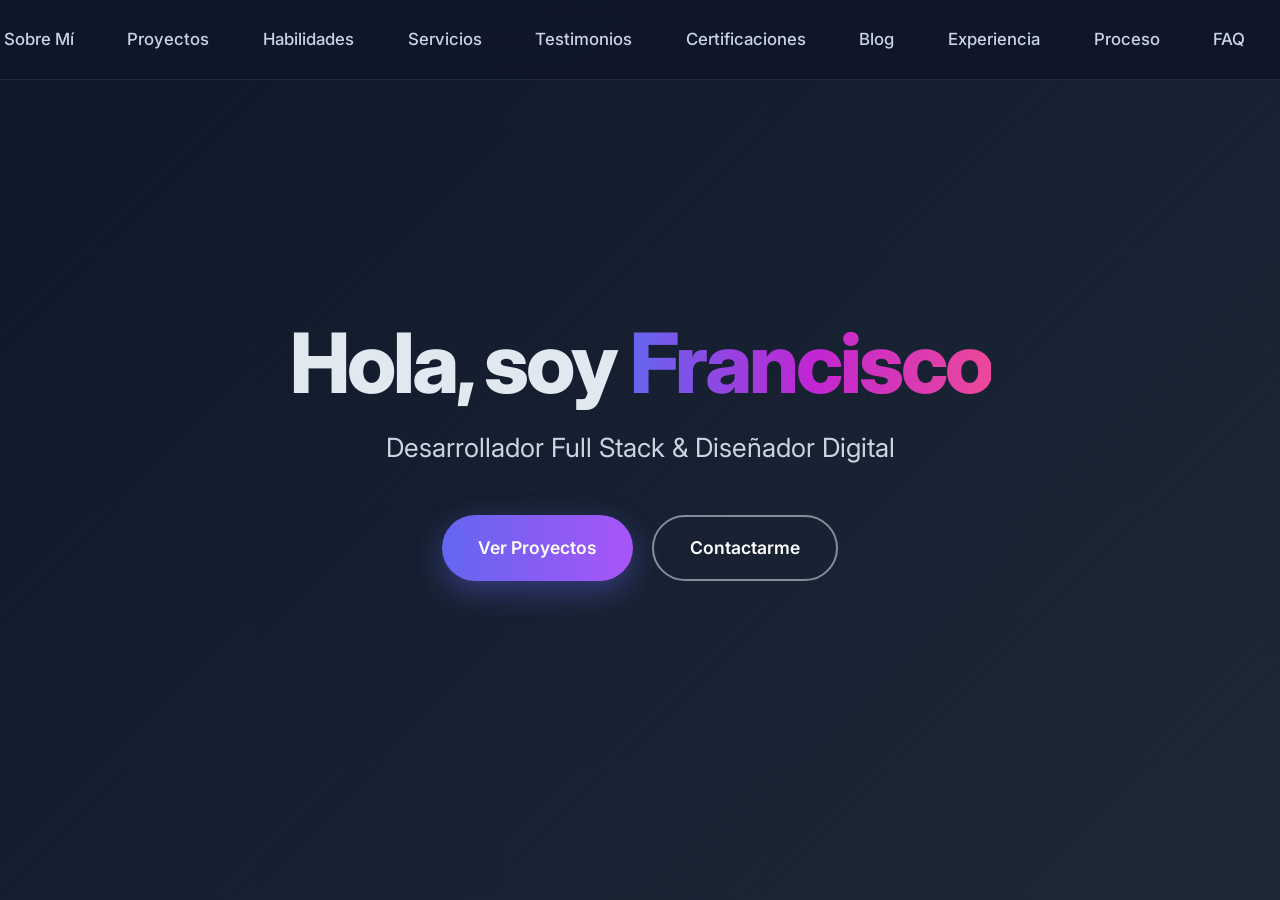
<file: index.html>
<!DOCTYPE html>
<html lang="es">
<head>
  <meta charset="UTF-8">
  <meta name="viewport" content="width=device-width, initial-scale=1.0">
  <title>Tu Nombre | Portafolio</title>
  <link rel="stylesheet" href="css/style.css">
  <link rel="stylesheet" href="https://cdnjs.cloudflare.com/ajax/libs/font-awesome/6.6.0/css/all.min.css">
</head>
<body>

  <!-- Navbar -->
<nav class="navbar">
  <ul class="nav-links">
    <li><a href="index.html" class="active">Inicio</a></li>
    <li><a href="about.html">Sobre Mí</a></li>
    <li><a href="projects.html">Proyectos</a></li>
    <li><a href="skills.html">Habilidades</a></li>
    <li><a href="services.html">Servicios</a></li>
    <li><a href="testimonials.html">Testimonios</a></li>
    <li><a href="certifications.html">Certificaciones</a></li>
    <li><a href="blog.html">Blog</a></li>
    <li><a href="experience.html">Experiencia</a></li>
    <li><a href="process.html">Proceso</a></li>
    <li><a href="faq.html">FAQ</a></li>
    <li><a href="contact.html">Contacto</a></li>
  </ul>
  <div class="hamburger">☰</div>
</nav>

  <!-- Hero -->
  <section id="inicio" class="hero">
    <div class="hero-overlay"></div>
    <div class="hero-content">
      <h1>Hola, soy <span class="highlight">Francisco</span></h1>
      <p class="subtitle">Desarrollador Full Stack & Diseñador Digital</p>
      <div class="hero-buttons">
        <a href="projects.html" class="btn primary">Ver Proyectos</a>
        <a href="contact.html" class="btn secondary">Contactarme</a>
      </div>
    </div>
  </section>
  <script src="js/script.js"></script>
</body>
</html>
</file>
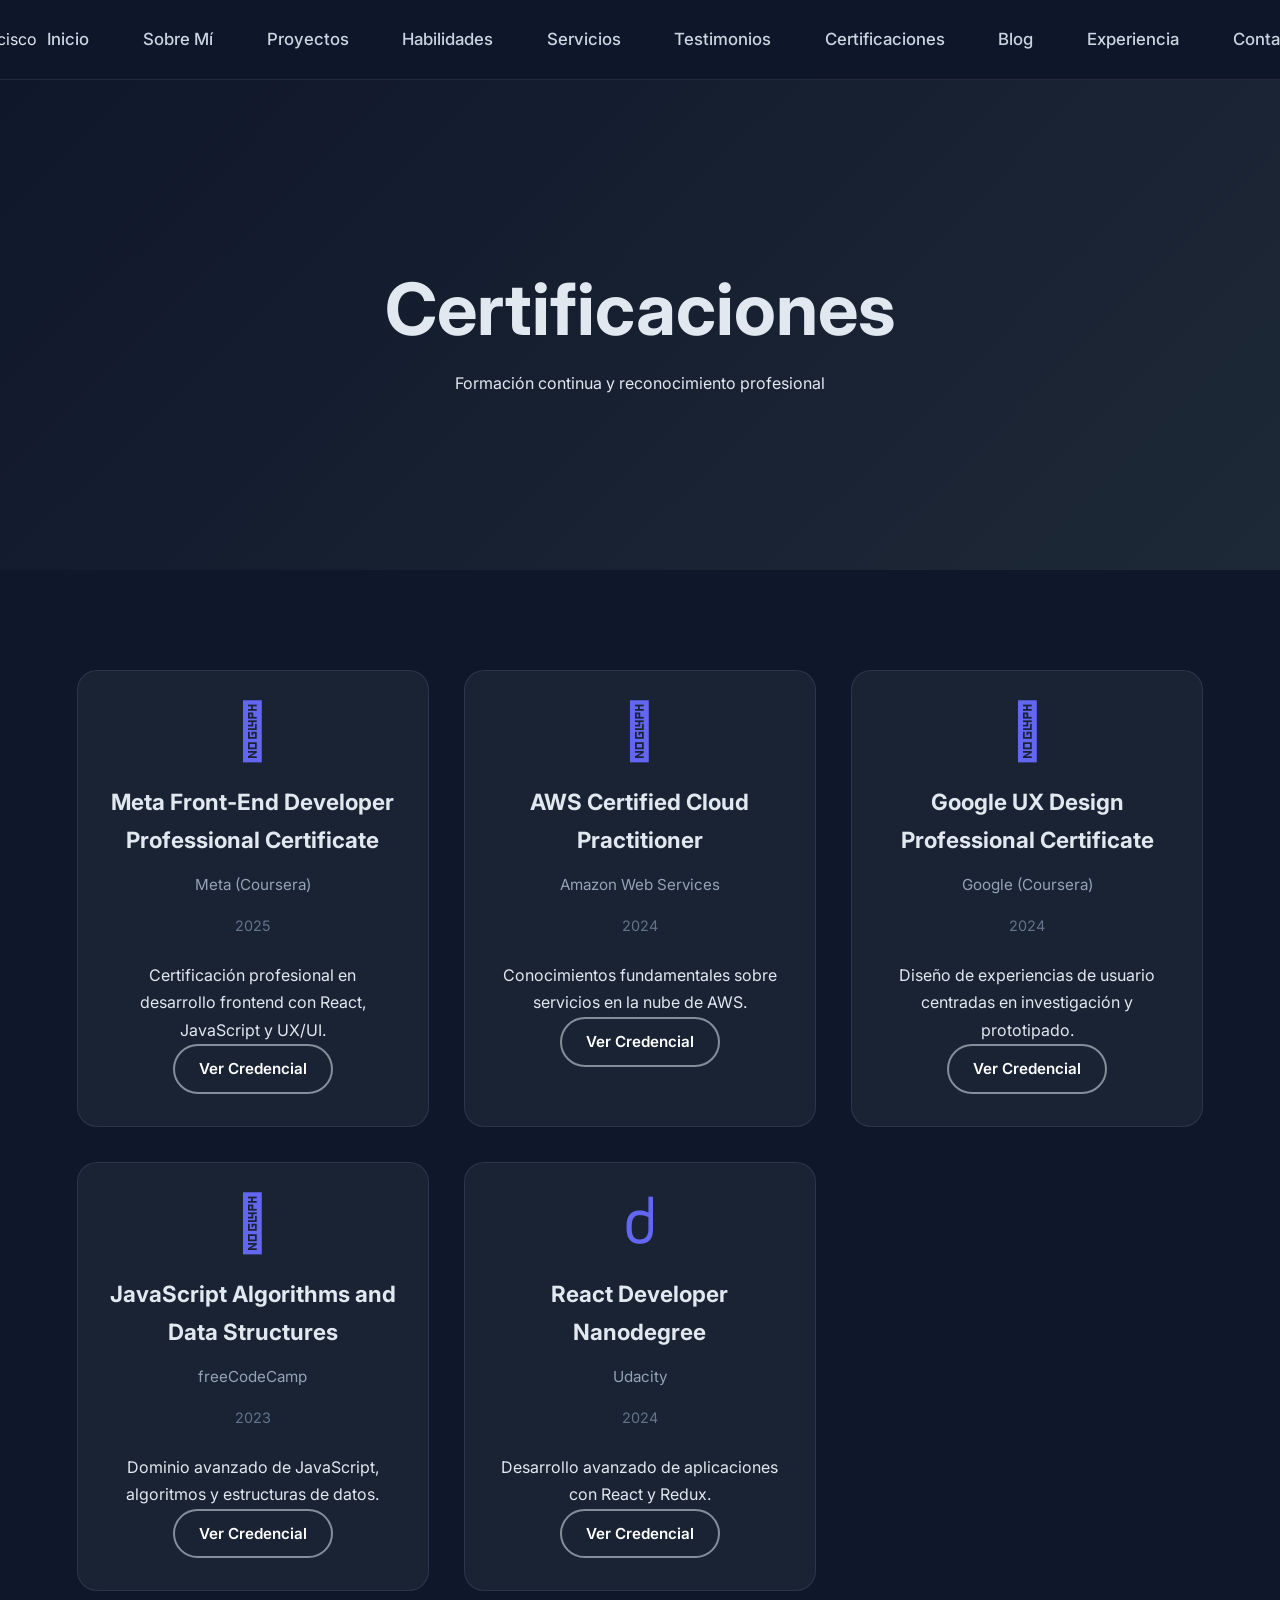
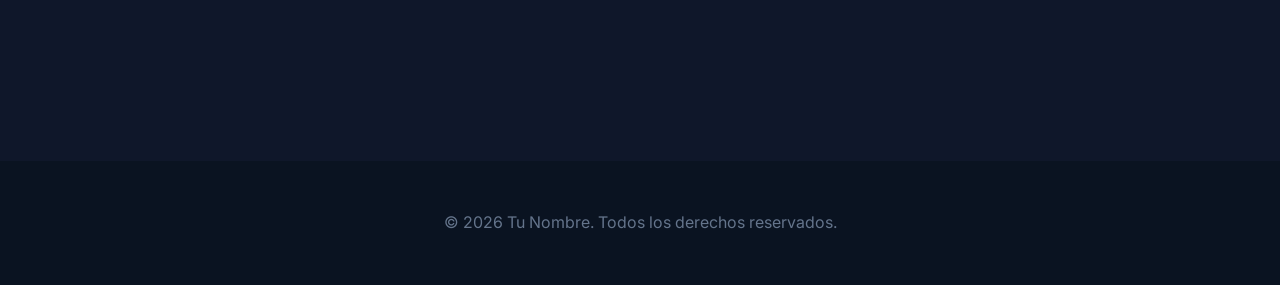
<file: certifications.html>
<!DOCTYPE html>
<html lang="es">
<head>
  <meta charset="UTF-8">
  <meta name="viewport" content="width=device-width, initial-scale=1.0">
  <title>Certificaciones | Tu Nombre</title>
  <link rel="stylesheet" href="css/style.css">
  <link rel="stylesheet" href="https://cdnjs.cloudflare.com/ajax/libs/font-awesome/6.6.0/css/all.min.css">
  <link href="https://fonts.googleapis.com/css2?family=Inter:wght@400;500;600;700;800&display=swap" rel="stylesheet">
</head>
<body>

  <!-- Navbar -->
  <nav class="navbar">
    <div class="logo">Francisco</div>
    <ul class="nav-links">
      <li><a href="index.html">Inicio</a></li>
      <li><a href="about.html">Sobre Mí</a></li>
      <li><a href="projects.html">Proyectos</a></li>
      <li><a href="skills.html">Habilidades</a></li>
      <li><a href="services.html">Servicios</a></li>
      <li><a href="testimonials.html">Testimonios</a></li>
      <li><a href="certifications.html" class="active">Certificaciones</a></li>
      <li><a href="blog.html">Blog</a></li>
      <li><a href="experience.html">Experiencia</a></li>
      <li><a href="contact.html">Contacto</a></li>
    </ul>
    <div class="hamburger">☰</div>
  </nav>

  <!-- Hero -->
  <section class="certifications-hero">
    <div class="certifications-hero-content">
      <h1>Certificaciones</h1>
      <p>Formación continua y reconocimiento profesional</p>
    </div>
  </section>

  <!-- Certificaciones -->
  <section class="certifications-section">
    <div class="certifications-container">
      <div class="certifications-grid" id="certificationsGrid">
        <!-- Se llenan con JavaScript -->
      </div>
    </div>
  </section>

  <!-- Footer -->
  <footer class="footer">
    <p>&copy; 2026 Tu Nombre. Todos los derechos reservados.</p>
  </footer>

  <script src="js/script.js"></script>
  <script src="js/certifications.js"></script>
</body>
</html>
</file>
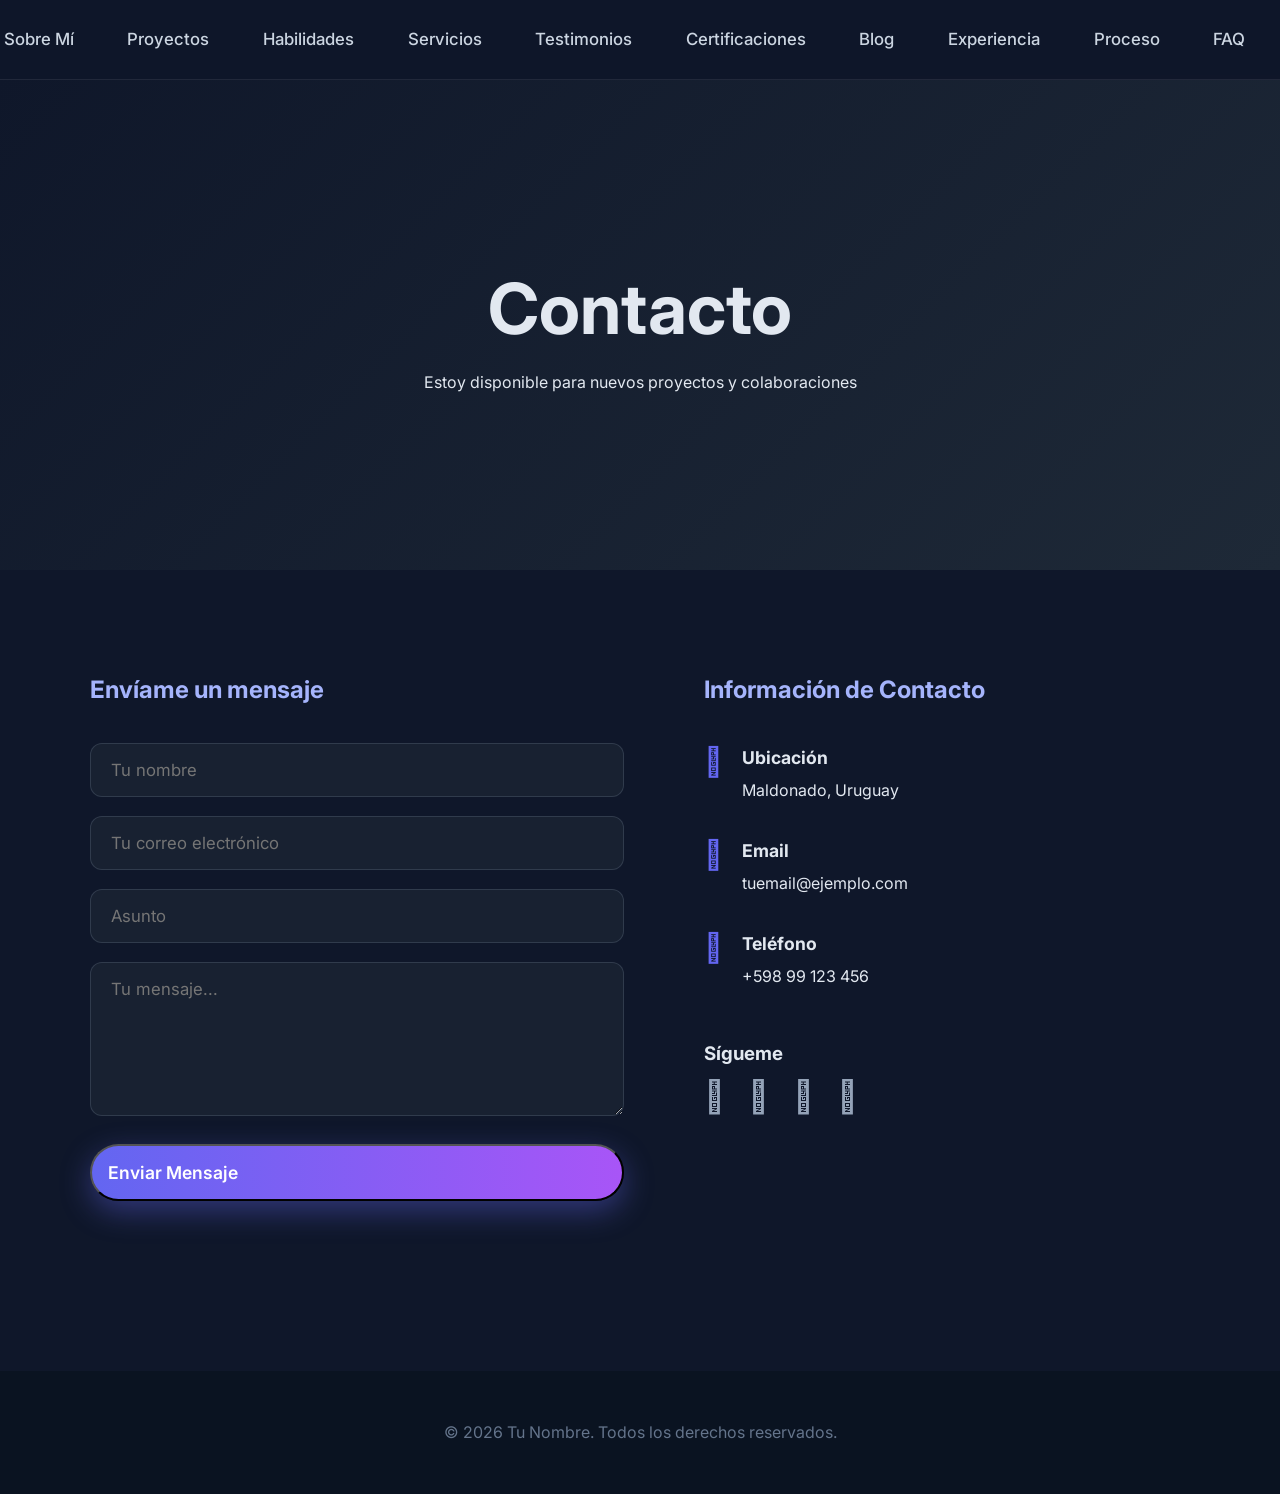
<file: contact.html>
<!DOCTYPE html>
<html lang="es">
<head>
  <meta charset="UTF-8">
  <meta name="viewport" content="width=device-width, initial-scale=1.0">
  <title>Contacto | Tu Nombre</title>
  <link rel="stylesheet" href="css/style.css">
  <link rel="stylesheet" href="https://cdnjs.cloudflare.com/ajax/libs/font-awesome/6.6.0/css/all.min.css">
  <link href="https://fonts.googleapis.com/css2?family=Inter:wght@400;500;600;700;800&display=swap" rel="stylesheet">
</head>
<body>

  <!-- Navbar -->
<nav class="navbar">
  <ul class="nav-links">
    <li><a href="index.html">Inicio</a></li>
    <li><a href="about.html">Sobre Mí</a></li>
    <li><a href="projects.html">Proyectos</a></li>
    <li><a href="skills.html">Habilidades</a></li>
    <li><a href="services.html">Servicios</a></li>
    <li><a href="testimonials.html">Testimonios</a></li>
    <li><a href="certifications.html">Certificaciones</a></li>
    <li><a href="blog.html">Blog</a></li>
    <li><a href="experience.html">Experiencia</a></li>
    <li><a href="process.html">Proceso</a></li>
    <li><a href="faq.html">FAQ</a></li>
    <li><a href="contact.html" class="active">Contacto</a></li>
  </ul>
  <div class="hamburger">☰</div>
</nav>

  <!-- Hero Contact -->
  <section class="contact-hero">
    <div class="contact-hero-content">
      <h1>Contacto</h1>
      <p>Estoy disponible para nuevos proyectos y colaboraciones</p>
    </div>
  </section>

  <!-- Contenido Contacto -->
  <section class="contact-section">
    <div class="contact-container">

      <div class="contact-grid">

        <!-- Formulario -->
        <div class="contact-form">
          <h2>Envíame un mensaje</h2>
          <form id="contactForm">
            <input type="text" id="name" placeholder="Tu nombre" required>
            <input type="email" id="email" placeholder="Tu correo electrónico" required>
            <input type="text" id="subject" placeholder="Asunto" required>
            <textarea id="message" placeholder="Tu mensaje..." rows="6" required></textarea>
            <button type="submit" class="btn primary">Enviar Mensaje</button>
          </form>
        </div>

        <!-- Información de Contacto -->
        <div class="contact-info">
          <h2>Información de Contacto</h2>
          
          <div class="info-item">
            <i class="fas fa-map-marker-alt"></i>
            <div>
              <h3>Ubicación</h3>
              <p>Maldonado, Uruguay</p>
            </div>
          </div>

          <div class="info-item">
            <i class="fas fa-envelope"></i>
            <div>
              <h3>Email</h3>
              <p>tuemail@ejemplo.com</p>
            </div>
          </div>

          <div class="info-item">
            <i class="fas fa-phone"></i>
            <div>
              <h3>Teléfono</h3>
              <p>+598 99 123 456</p>
            </div>
          </div>

          <!-- Redes Sociales -->
          <div class="social-links">
            <h3>Sígueme</h3>
            <a href="#" target="_blank"><i class="fab fa-linkedin"></i></a>
            <a href="#" target="_blank"><i class="fab fa-github"></i></a>
            <a href="#" target="_blank"><i class="fab fa-instagram"></i></a>
            <a href="#" target="_blank"><i class="fab fa-twitter"></i></a>
          </div>
        </div>
      </div>
    </div>
  </section>

  <!-- Footer -->
  <footer class="footer">
    <p>&copy; 2026 Tu Nombre. Todos los derechos reservados.</p>
  </footer>

  <script src="js/script.js"></script>
  <script src="js/contact.js"></script>
</body>
</html>
</file>
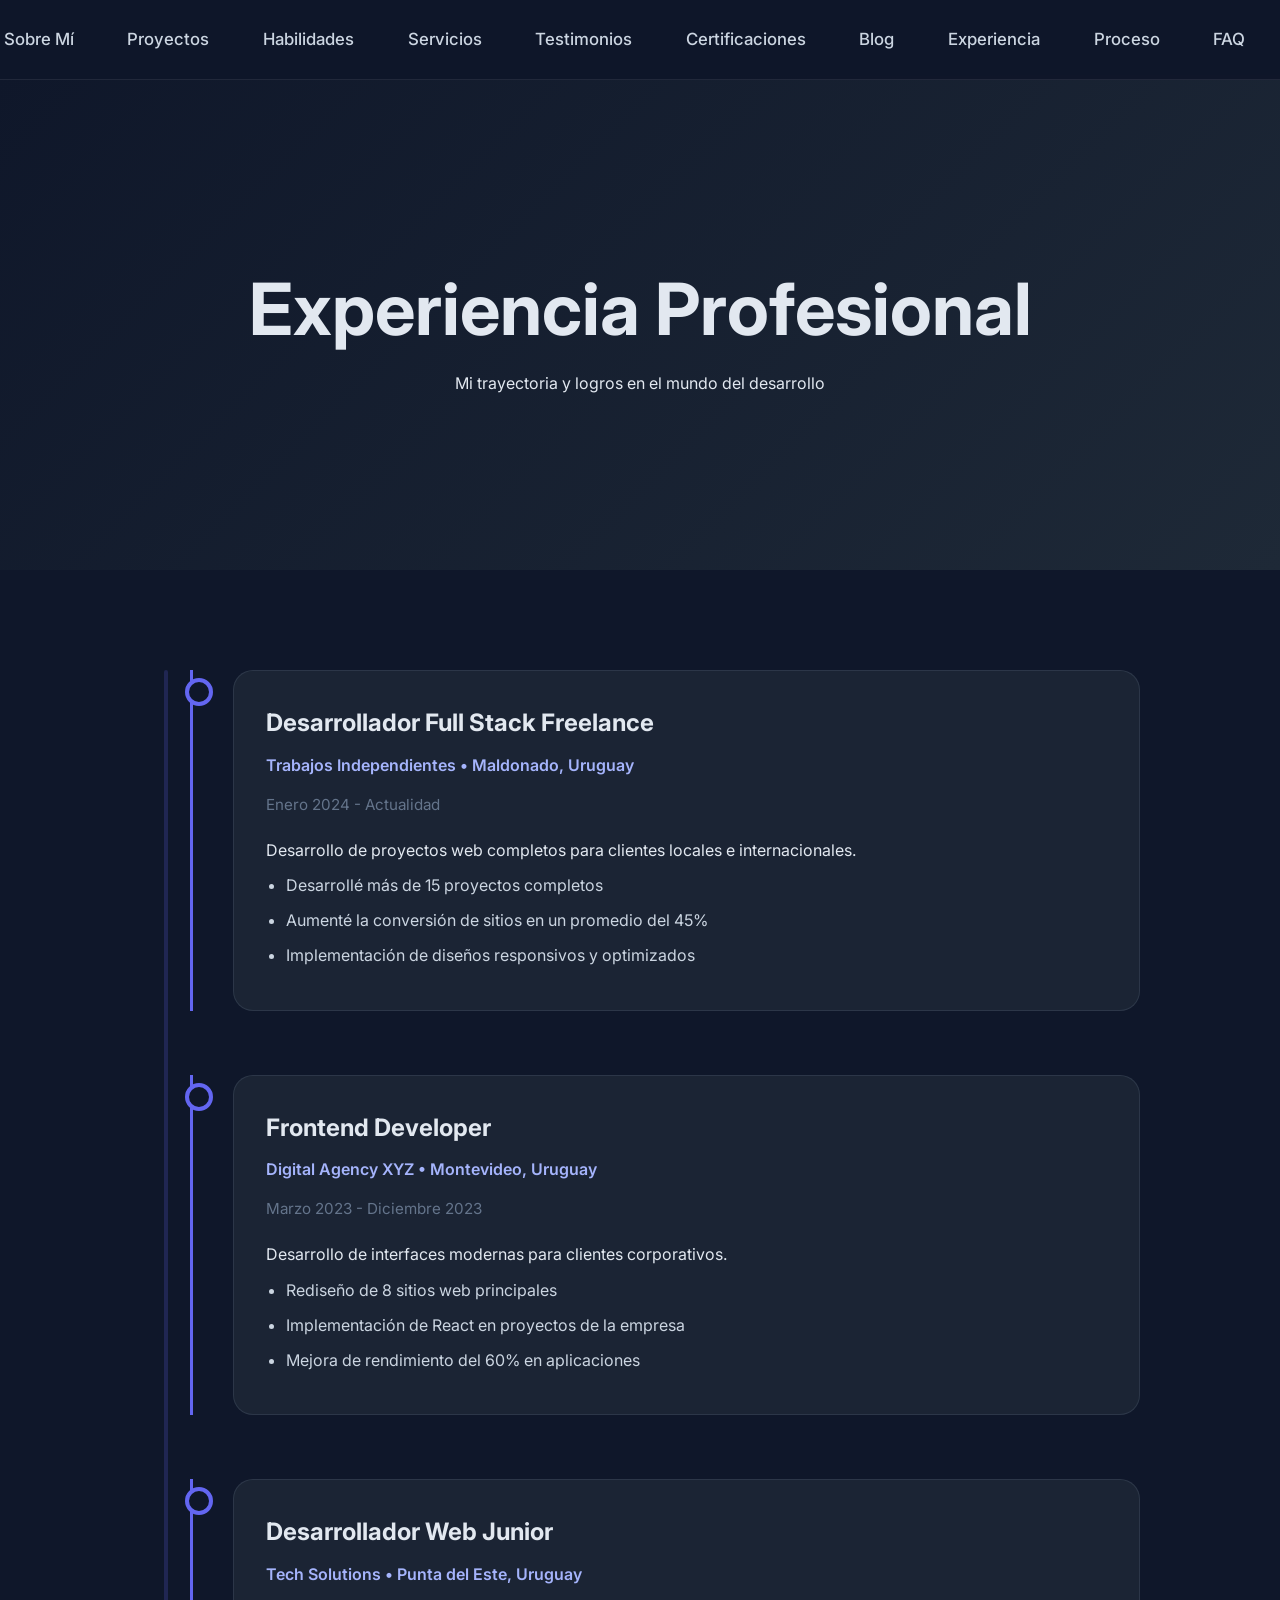
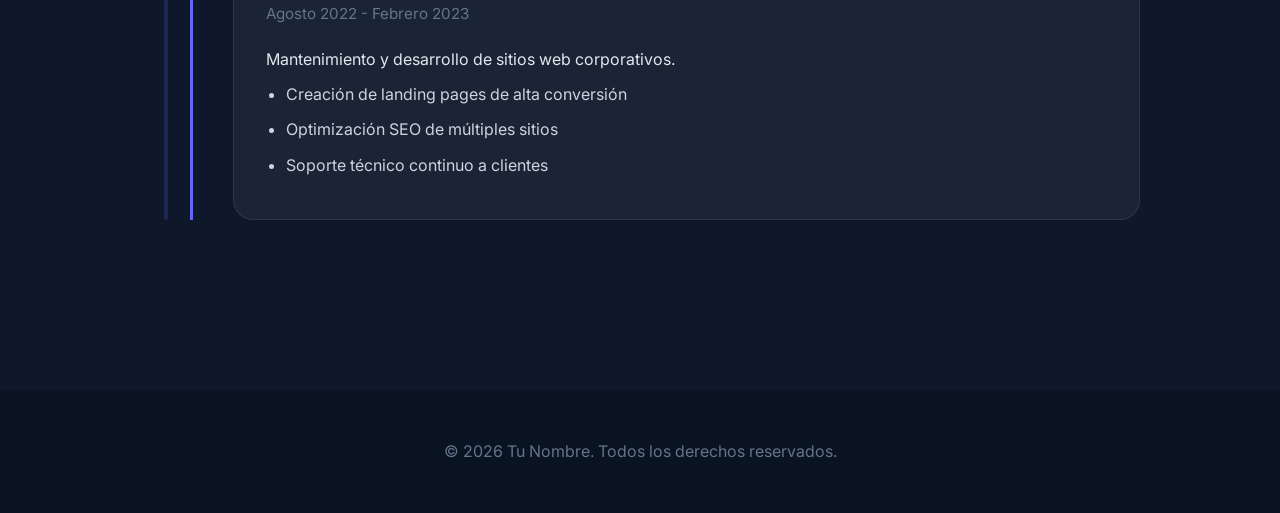
<file: experience.html>
<!DOCTYPE html>
<html lang="es">
<head>
  <meta charset="UTF-8">
  <meta name="viewport" content="width=device-width, initial-scale=1.0">
  <title>Experiencia | Tu Nombre</title>
  <link rel="stylesheet" href="css/style.css">
  <link rel="stylesheet" href="https://cdnjs.cloudflare.com/ajax/libs/font-awesome/6.6.0/css/all.min.css">
  <link href="https://fonts.googleapis.com/css2?family=Inter:wght@400;500;600;700;800&display=swap" rel="stylesheet">
</head>
<body>

  <!-- Navbar -->
<nav class="navbar">
    <ul class="nav-links">
      <li><a href="index.html">Inicio</a></li>
      <li><a href="about.html">Sobre Mí</a></li>
      <li><a href="projects.html">Proyectos</a></li>
      <li><a href="skills.html">Habilidades</a></li>
      <li><a href="services.html">Servicios</a></li>
      <li><a href="testimonials.html">Testimonios</a></li>
      <li><a href="certifications.html">Certificaciones</a></li>
      <li><a href="blog.html">Blog</a></li>
      <li><a href="experience.html" class="active">Experiencia</a></li>
      <li><a href="process.html">Proceso</a></li>
      <li><a href="faq.html">FAQ</a></li>
      <li><a href="contact.html">Contacto</a></li>
    </ul>
    <div class="hamburger">☰</div>
  </nav>

  <!-- Hero -->
  <section class="experience-hero">
    <div class="experience-hero-content">
      <h1>Experiencia Profesional</h1>
      <p>Mi trayectoria y logros en el mundo del desarrollo</p>
    </div>
  </section>

  <!-- Timeline -->
  <section class="experience-section">
    <div class="experience-container">
      <div class="timeline" id="experienceTimeline">
        <!-- Se llena con JavaScript -->
      </div>
    </div>
  </section>

  <!-- Footer -->
  <footer class="footer">
    <p>&copy; 2026 Tu Nombre. Todos los derechos reservados.</p>
  </footer>

  <script src="js/script.js"></script>
  <script src="js/experience.js"></script>
</body>
</html>
</file>
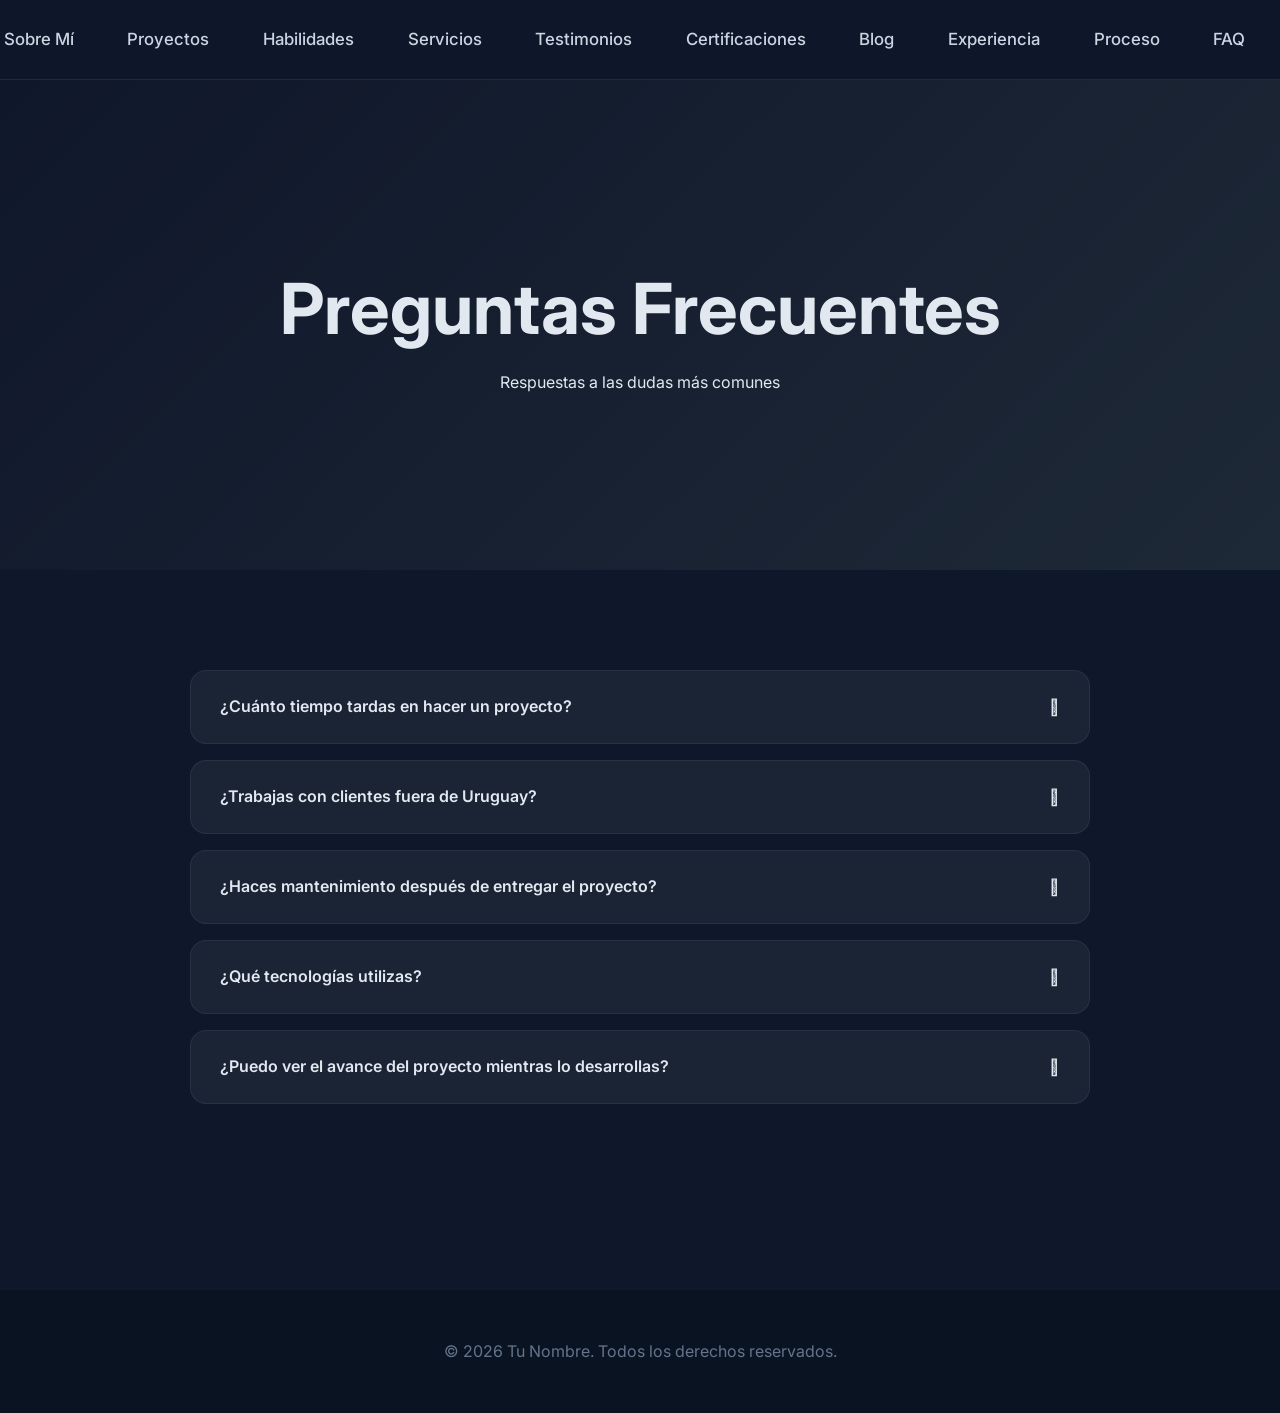
<file: faq.html>
<!DOCTYPE html>
<html lang="es">
<head>
  <meta charset="UTF-8">
  <meta name="viewport" content="width=device-width, initial-scale=1.0">
  <title>FAQ | Tu Nombre</title>
  
  <link rel="stylesheet" href="css/style.css">
  <link rel="stylesheet" href="https://cdnjs.cloudflare.com/ajax/libs/font-awesome/6.6.0/css/all.min.css">
  <link href="https://fonts.googleapis.com/css2?family=Inter:wght@400;500;600;700;800&display=swap" rel="stylesheet">
</head>
<body>

  <!-- Navbar -->
  <nav class="navbar">
    <ul class="nav-links">
      <li><a href="index.html">Inicio</a></li>
      <li><a href="about.html">Sobre Mí</a></li>
      <li><a href="projects.html">Proyectos</a></li>
      <li><a href="skills.html" class="active">Habilidades</a></li>
      <li><a href="services.html">Servicios</a></li>
      <li><a href="testimonials.html">Testimonios</a></li>
      <li><a href="certifications.html">Certificaciones</a></li>
      <li><a href="blog.html">Blog</a></li>
      <li><a href="experience.html">Experiencia</a></li>
      <li><a href="process.html">Proceso</a></li>
      <li><a href="faq.html" class="active">FAQ</a></li>
      <li><a href="contact.html">Contacto</a></li>
    </ul>
    <div class="hamburger">☰</div>
  </nav>

  <!-- Hero -->
  <section class="faq-hero">
    <div class="faq-hero-content">
      <h1>Preguntas Frecuentes</h1>
      <p>Respuestas a las dudas más comunes</p>
    </div>
  </section>

  <!-- FAQ Content -->
  <section class="faq-section">
    <div class="faq-container">
      <div class="faq-grid" id="faqGrid">
        <!-- Llenado con JavaScript -->
      </div>
    </div>
  </section>

  <footer class="footer">
    <p>&copy; 2026 Tu Nombre. Todos los derechos reservados.</p>
  </footer>

  <script src="js/script.js"></script>
  <script src="js/faq.js"></script>
</body>
</html>
</file>
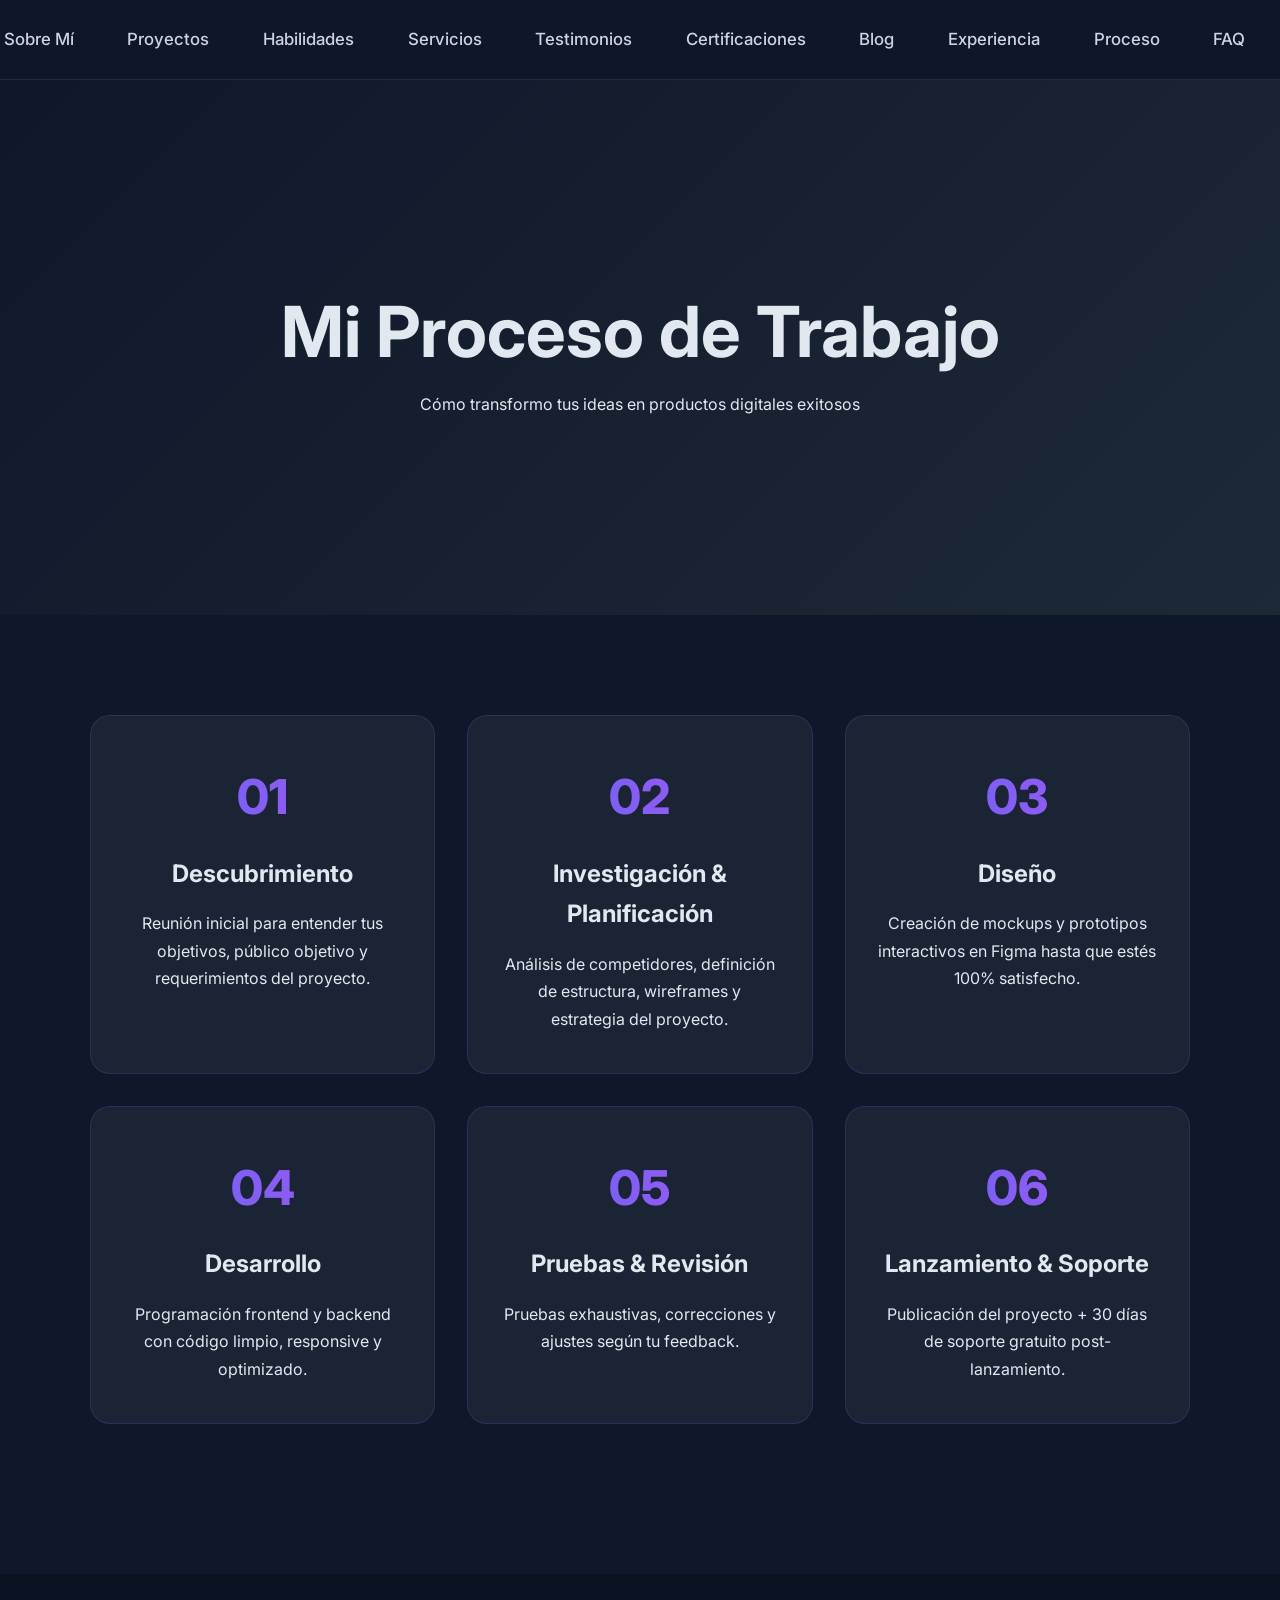
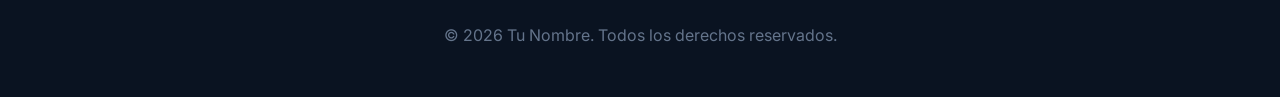
<file: process.html>
<!DOCTYPE html>
<html lang="es">
<head>
  <meta charset="UTF-8">
  <meta name="viewport" content="width=device-width, initial-scale=1.0">
  <title>Proceso de Trabajo | Tu Nombre</title>
  
  <link rel="stylesheet" href="css/style.css">
  <link rel="stylesheet" href="https://cdnjs.cloudflare.com/ajax/libs/font-awesome/6.6.0/css/all.min.css">
  <link href="https://fonts.googleapis.com/css2?family=Inter:wght@400;500;600;700;800&display=swap" rel="stylesheet">
</head>
<body>

  <nav class="navbar">
    <ul class="nav-links">
      <li><a href="index.html">Inicio</a></li>
      <li><a href="about.html">Sobre Mí</a></li>
      <li><a href="projects.html">Proyectos</a></li>
      <li><a href="skills.html" class="active">Habilidades</a></li>
      <li><a href="services.html">Servicios</a></li>
      <li><a href="testimonials.html">Testimonios</a></li>
      <li><a href="certifications.html">Certificaciones</a></li>
      <li><a href="blog.html">Blog</a></li>
      <li><a href="experience.html">Experiencia</a></li>
      <li><a href="process.html" class="active">Proceso</a></li>
      <li><a href="faq.html">FAQ</a></li>
      <li><a href="contact.html">Contacto</a></li>
    </ul>
    <div class="hamburger">☰</div>
  </nav>

  <!-- Hero -->
  <section class="process-hero">
    <div class="process-hero-content">
      <h1>Mi Proceso de Trabajo</h1>
      <p>Cómo transformo tus ideas en productos digitales exitosos</p>
    </div>
  </section>

  <section class="process-section">
    <div class="process-container">
      <div class="process-steps" id="processSteps">
        <!-- Llenado con JS -->
      </div>
    </div>
  </section>

  <footer class="footer">
    <p>&copy; 2026 Tu Nombre. Todos los derechos reservados.</p>
  </footer>

  <script src="js/script.js"></script>
  <script src="js/process.js"></script>
</body>
</html>
</file>
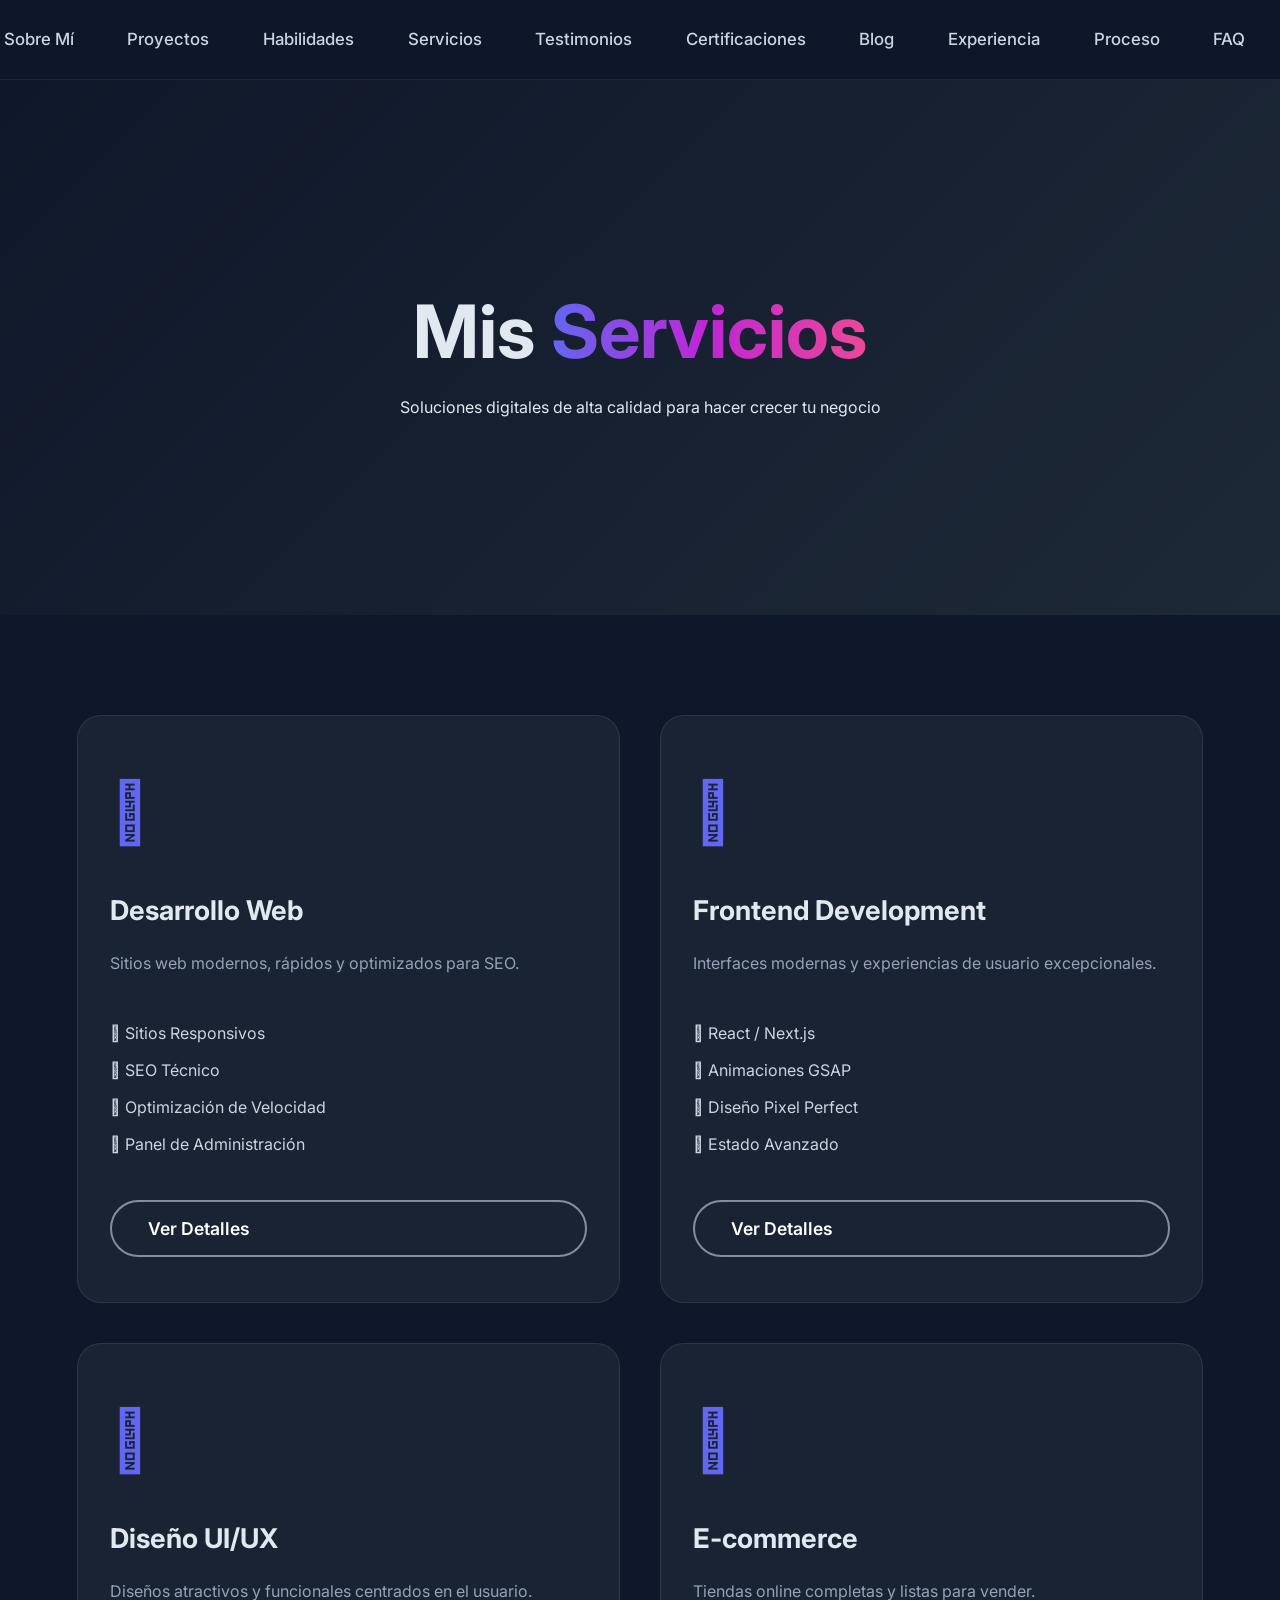
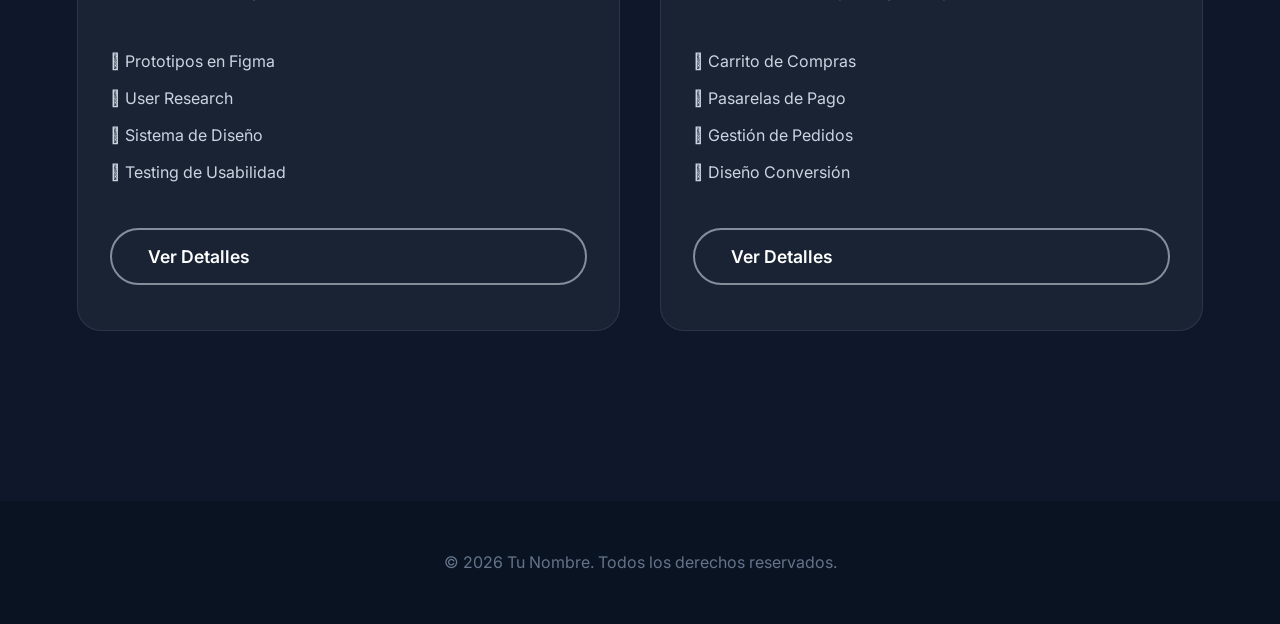
<file: services.html>
<!DOCTYPE html>
<html lang="es">
<head>
  <meta charset="UTF-8">
  <meta name="viewport" content="width=device-width, initial-scale=1.0">
  <title>Servicios | Tu Nombre</title>
  <link rel="stylesheet" href="css/style.css">
  <link rel="stylesheet" href="https://cdnjs.cloudflare.com/ajax/libs/font-awesome/6.6.0/css/all.min.css">
  <link href="https://fonts.googleapis.com/css2?family=Inter:wght@400;500;600;700;800&display=swap" rel="stylesheet">
</head>
<body>

  <!-- Navbar -->
  <nav class="navbar">
    <ul class="nav-links">
      <li><a href="index.html">Inicio</a></li>
      <li><a href="about.html">Sobre Mí</a></li>
      <li><a href="projects.html">Proyectos</a></li>
      <li><a href="skills.html">Habilidades</a></li>
      <li><a href="services.html" class="active">Servicios</a></li>
      <li><a href="testimonials.html">Testimonios</a></li>
      <li><a href="certifications.html">Certificaciones</a></li>
      <li><a href="blog.html">Blog</a></li>
      <li><a href="experience.html">Experiencia</a></li>
      <li><a href="process.html">Proceso</a></li>
      <li><a href="faq.html">FAQ</a></li>
      <li><a href="contact.html">Contacto</a></li>
    </ul>
    <div class="hamburger">☰</div>
  </nav>

  <!-- Hero -->
  <section class="services-hero">
    <div class="services-hero-content">
      <h1>Mis <span class="highlight">Servicios</span></h1>
      <p>Soluciones digitales de alta calidad para hacer crecer tu negocio</p>
    </div>
  </section>

  <!-- Servicios Grid -->
  <section class="services-section">
    <div class="services-container">
      <div class="services-grid" id="servicesGrid">
        <!-- Se llenan con JavaScript -->
      </div>
    </div>
  </section>

  <!-- Modal -->
  <div class="service-modal" id="serviceModal">
    <div class="modal-content">
      <span class="close-modal">&times;</span>
      <div id="modalBody"></div>
    </div>
  </div>

  <!-- Footer -->
  <footer class="footer">
    <p>&copy; 2026 Tu Nombre. Todos los derechos reservados.</p>
  </footer>

  <script src="js/script.js"></script>
  <script src="js/services.js"></script>
</body>
</html>
</file>
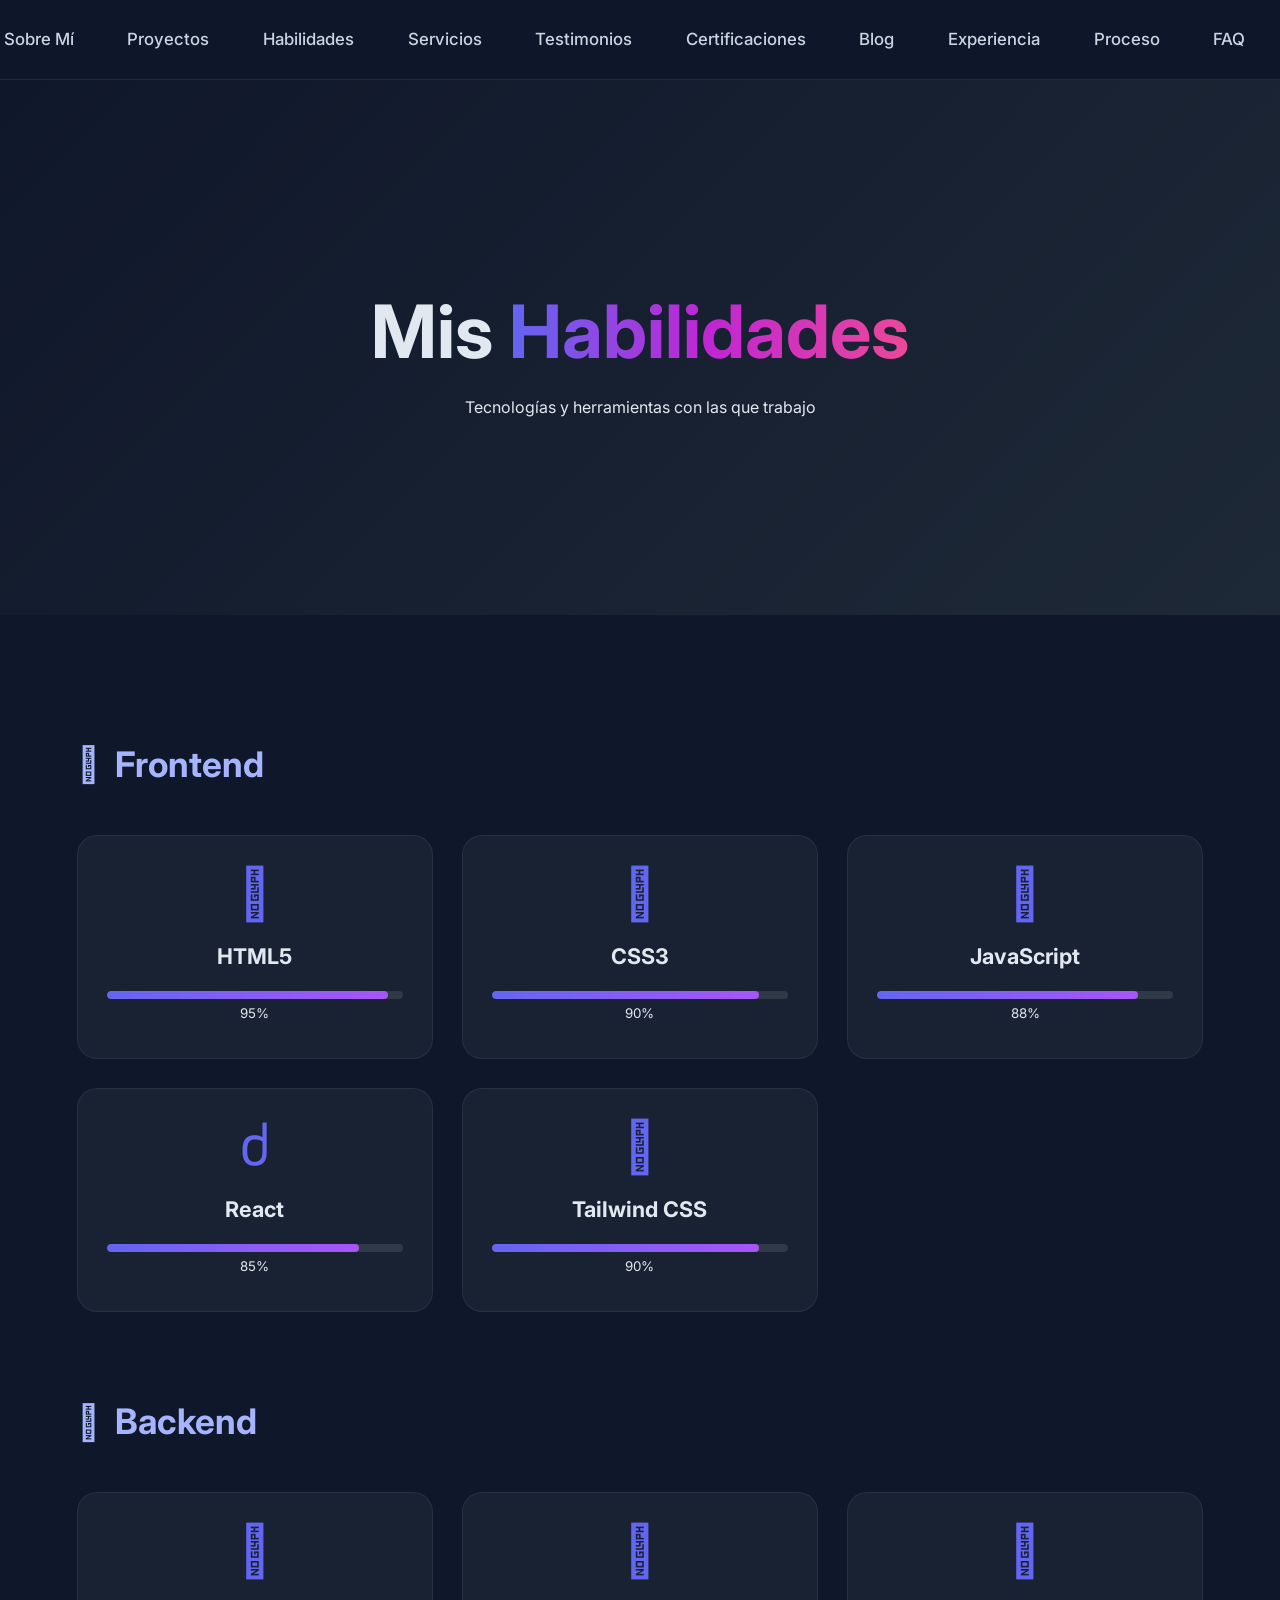
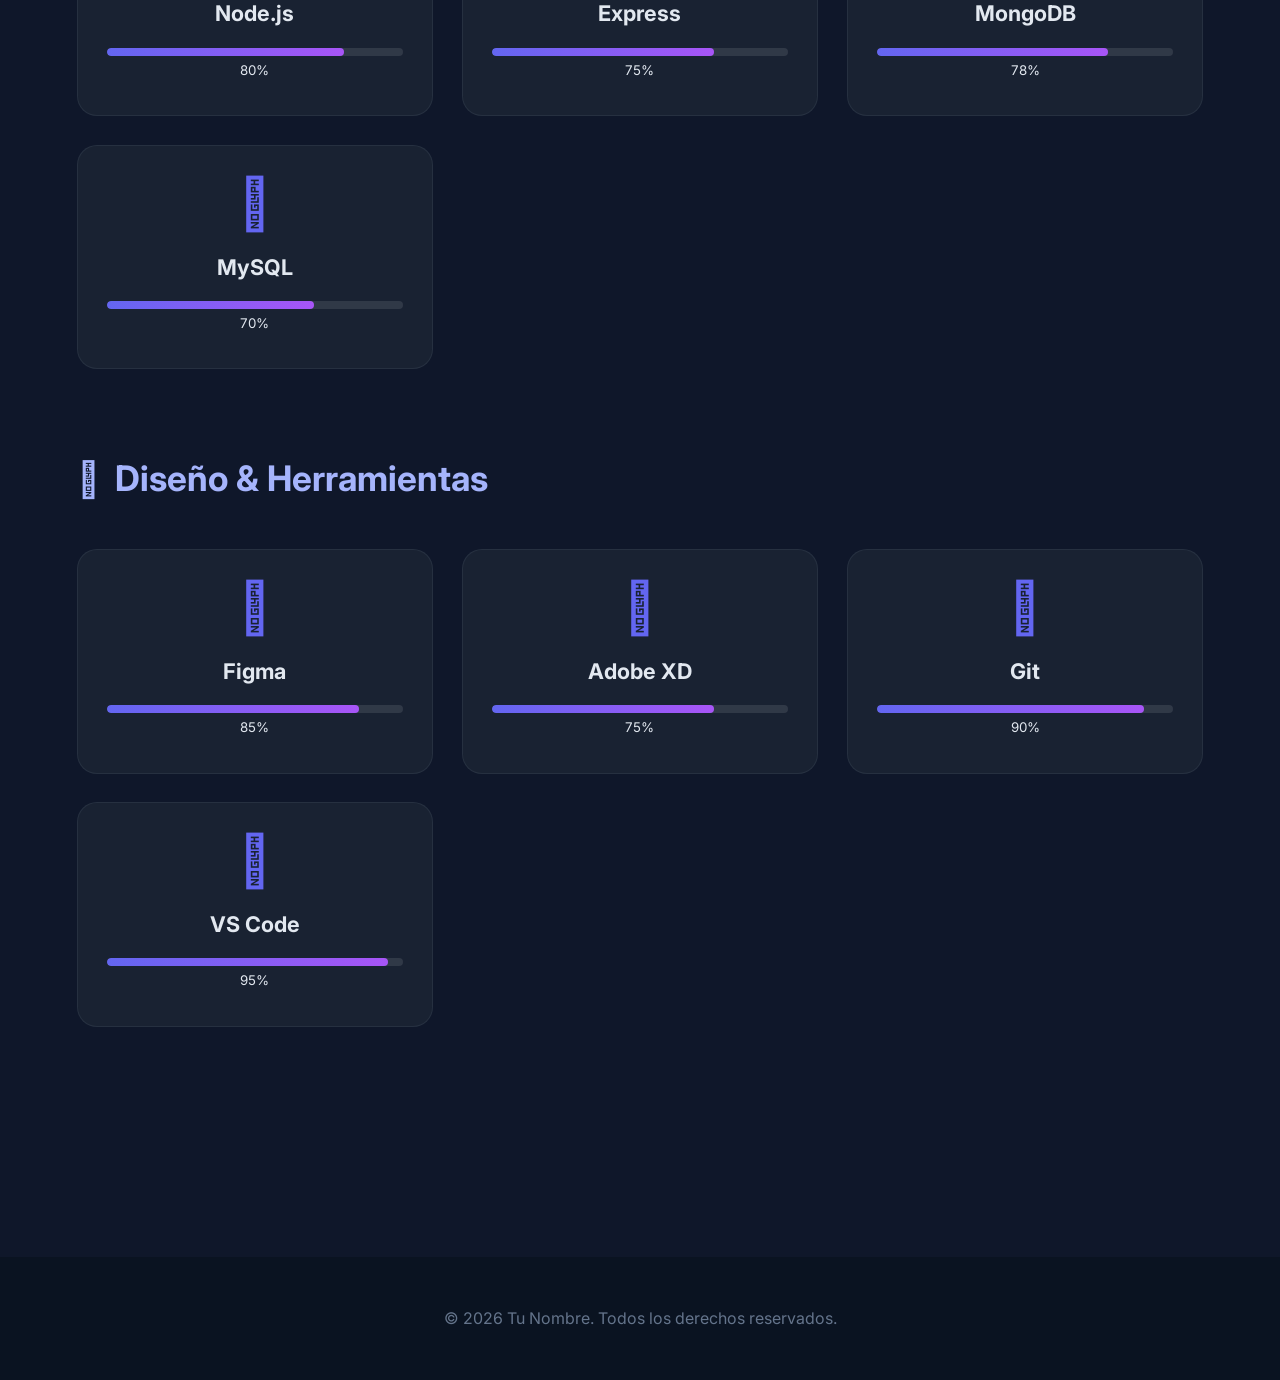
<file: skills.html>
<!DOCTYPE html>
<html lang="es">
<head>
  <meta charset="UTF-8">
  <meta name="viewport" content="width=device-width, initial-scale=1.0">
  <title>Habilidades | Tu Nombre</title> 
  <link rel="stylesheet" href="css/style.css">
  <link rel="stylesheet" href="https://cdnjs.cloudflare.com/ajax/libs/font-awesome/6.6.0/css/all.min.css">
  <link href="https://fonts.googleapis.com/css2?family=Inter:wght@400;500;600;700;800&display=swap" rel="stylesheet">
</head>
<body>

  <!-- Navbar -->
<nav class="navbar">
  <ul class="nav-links">
    <li><a href="index.html">Inicio</a></li>
    <li><a href="about.html">Sobre Mí</a></li>
    <li><a href="projects.html">Proyectos</a></li>
    <li><a href="skills.html" class="active">Habilidades</a></li>
    <li><a href="services.html">Servicios</a></li>
    <li><a href="testimonials.html">Testimonios</a></li>
    <li><a href="certifications.html">Certificaciones</a></li>
    <li><a href="blog.html">Blog</a></li>
    <li><a href="experience.html">Experiencia</a></li>
    <li><a href="process.html">Proceso</a></li>
    <li><a href="faq.html">FAQ</a></li>
    <li><a href="contact.html">Contacto</a></li>
  </ul>
  <div class="hamburger">☰</div>
</nav>

  <!-- Hero Skills -->
  <section class="skills-hero">
    <div class="skills-hero-content">
      <h1>Mis <span class="highlight">Habilidades</span></h1>
      <p>Tecnologías y herramientas con las que trabajo</p>
    </div>
  </section>

  <!-- Contenido -->
  <section class="skills-section">
    <div class="skills-container">

      <!-- Frontend -->
      <div class="skills-category">
        <h2><i class="fas fa-code"></i> Frontend</h2>
        <div class="skills-grid" id="frontendSkills"></div>
      </div>

      <!-- Backend -->
      <div class="skills-category">
        <h2><i class="fas fa-server"></i> Backend</h2>
        <div class="skills-grid" id="backendSkills"></div>
      </div>

      <!-- Diseño y Herramientas -->
      <div class="skills-category">
        <h2><i class="fas fa-palette"></i> Diseño & Herramientas</h2>
        <div class="skills-grid" id="designSkills"></div>
      </div>

    </div>
  </section>

  <!-- Footer -->
  <footer class="footer">
    <p>&copy; 2026 Tu Nombre. Todos los derechos reservados.</p>
  </footer>

  <script src="js/script.js"></script>
  <script src="js/skills.js"></script>
</body>
</html>
</file>
<file: css/style.css>
@import url('https://fonts.googleapis.com/css2?family=Inter:wght@400;500;600;700;800&display=swap');

/* ==================== TIPOGRAFÍA GLOBAL ==================== */
* {
  margin: 0;
  padding: 0;
  box-sizing: border-box;
  font-family: 'Inter', system-ui, sans-serif !important;
}

:root {
  --primary: #6366f1;
  --accent: #a855f7;
  --dark: #0f172a;
}

body {
  font-family: 'Inter', system-ui, sans-serif !important;
  font-size: 16px;
  line-height: 1.7;
  color: #e2e8f0;
  background: var(--dark);
}

.navbar, .nav-links, .nav-links a, .logo {
  font-family: 'Inter', system-ui, sans-serif !important;
}

/* ==================== NAVBAR - CENTRADO Y MÁS JUNTO ==================== */
.navbar {
  position: fixed;
  top: 0;
  width: 100%;
  background: rgba(15, 23, 42, 0.95);
  backdrop-filter: blur(16px);
  padding: 1.25rem 6%;
  display: flex;
  justify-content: center;        /* Centrado */
  align-items: center;
  z-index: 1000;
  border-bottom: 1px solid rgba(255,255,255,0.08);
  height: 80px;
}

.nav-links {
  display: flex;
  gap: 2.1rem;                    /* Reduje el espacio entre enlaces */
  list-style: none;
  margin: 0;
  padding: 0;
  align-items: center;
}

.nav-links a {
  color: #cbd5e1;
  text-decoration: none;
  font-size: 1.05rem;
  font-weight: 500;
  padding: 8px 10px;
  position: relative;
  white-space: nowrap;
  transition: all 0.3s ease;
}

.nav-links a:hover {
  color: white;
}

/* Línea inferior al hover */
.nav-links a::after {
  content: '';
  position: absolute;
  width: 0;
  height: 3px;
  bottom: -7px;
  left: 10px;
  background: linear-gradient(90deg, #6366f1, #a855f7);
  transition: width 0.4s ease;
}

.nav-links a:hover::after {
  width: calc(100% - 20px);
}

/* Hamburger */
.hamburger {
  display: none;
  font-size: 1.9rem;
  cursor: pointer;
  color: #e2e8f0;
}

/* ==================== HERO ==================== */
.hero {
  height: 100vh;
  display: flex;
  align-items: center;
  justify-content: center;
  text-align: center;
  position: relative;
  background: linear-gradient(135deg, #0f172a 0%, #1e2937 100%);
  overflow: hidden;
}

.hero::before {
  content: '';
  position: absolute;
  inset: 0;
  background: url('https://source.unsplash.com/random/1920x1080/?dark,abstract') center/cover;
  opacity: 0.12;
  z-index: 1;
}

.hero-content {
  position: relative;
  z-index: 2;
  max-width: 900px;
  padding: 0 20px;
}

.hero h1 {
  font-size: 5.2rem;
  line-height: 1.05;
  margin-bottom: 1.2rem;
  font-weight: 800;
  letter-spacing: -3px;
}

.highlight {
  background: linear-gradient(90deg, #6366f1, #c026d3, #ec4899);
  -webkit-background-clip: text;
  -webkit-text-fill-color: transparent;
}

.subtitle {
  font-size: 1.65rem;
  margin-bottom: 2.8rem;
  color: #cbd5e1;
  font-weight: 400;
}

.hero-buttons {
  display: flex;
  gap: 1.2rem;
  justify-content: center;
  flex-wrap: wrap;
}

.btn {
  padding: 16px 36px;
  border-radius: 9999px;
  font-weight: 600;
  text-decoration: none;
  font-size: 1.1rem;
  transition: all 0.4s cubic-bezier(0.4, 0, 0.2, 1);
  display: inline-flex;
  align-items: center;
  gap: 10px;
}

.primary {
  background: linear-gradient(90deg, var(--primary), var(--accent));
  color: white;
  box-shadow: 0 10px 30px rgba(99, 102, 241, 0.4);
}

.primary:hover {
  transform: translateY(-8px) scale(1.05);
  box-shadow: 0 20px 45px rgba(99, 102, 241, 0.5);
}

.secondary {
  background: transparent;
  color: white;
  border: 2px solid rgba(203, 213, 225, 0.6);
}

.secondary:hover {
  border-color: var(--primary);
  color: var(--primary);
  background: rgba(99, 102, 241, 0.1);
}

/* ==================== SECCIONES ==================== */
.section {
  padding: 130px 6% 100px;
  scroll-margin-top: 90px;
}

.section h2 {
  font-size: 3.2rem;
  text-align: center;
  margin-bottom: 4rem;
  font-weight: 700;
  background: linear-gradient(90deg, #e2e8f0, #94a3b8);
  -webkit-background-clip: text;
  -webkit-text-fill-color: transparent;
}

/* ==================== PROYECTOS ==================== */
.projects-grid {
  display: grid;
  grid-template-columns: repeat(auto-fit, minmax(380px, 1fr));
  gap: 2.5rem;
}

.project-card {
  background: rgba(30, 41, 55, 0.6);
  border-radius: 24px;
  overflow: hidden;
  border: 1px solid rgba(148, 163, 184, 0.15);
  transition: all 0.5s cubic-bezier(0.4, 0, 0.2, 1);
  backdrop-filter: blur(10px);
}

.project-card:hover {
  transform: translateY(-20px);
  border-color: var(--primary);
  box-shadow: 0 30px 60px rgba(0, 0, 0, 0.5);
}

.project-card img {
  width: 100%;
  height: 260px;
  object-fit: cover;
  transition: transform 0.6s ease;
}

.project-card:hover img {
  transform: scale(1.1);
}

.project-info {
  padding: 1.8rem;
}

.project-info h3 {
  font-size: 1.5rem;
  margin-bottom: 0.8rem;
}

.project-info p {
  color: #94a3b8;
  margin-bottom: 1.2rem;
}

.tags {
  display: flex;
  flex-wrap: wrap;
  gap: 8px;
  margin-bottom: 1.5rem;
}

.tags span {
  background: rgba(99, 102, 241, 0.15);
  color: #a5b4fc;
  padding: 6px 14px;
  border-radius: 30px;
  font-size: 0.85rem;
}

/* ==================== HABILIDADES ==================== */
.skills-grid {
  display: grid;
  grid-template-columns: repeat(auto-fit, minmax(130px, 1fr));
  gap: 1.8rem;
}

.skill-item {
  background: rgba(30, 41, 55, 0.6);
  padding: 2.2rem 1.5rem;
  border-radius: 20px;
  text-align: center;
  transition: all 0.4s ease;
  border: 1px solid rgba(148, 163, 184, 0.1);
}

.skill-item:hover {
  background: rgba(99, 102, 241, 0.12);
  border-color: var(--primary);
  transform: translateY(-10px) scale(1.05);
}

.skill-item i {
  font-size: 2.8rem;
  margin-bottom: 1rem;
  color: var(--primary);
}

/* ==================== RESPONSIVE ==================== */
@media (max-width: 768px) {
  .hero h1 {
    font-size: 3.8rem;
  }
  
  .nav-links {
    position: fixed;
    top: 75px;
    left: -100%;
    width: 100%;
    height: calc(100vh - 75px);
    background: var(--dark);
    flex-direction: column;
    align-items: center;
    justify-content: start;
    padding-top: 3rem;
    transition: 0.5s ease;
  }
  
  .nav-links.active {
    left: 0;
  }
  
  .hamburger {
    display: block;
  }
  
  .section {
    padding: 100px 5%;
  }
}

/* ==================== ABOUT PAGE - DETALLADA ==================== */

.about-hero {
  height: 65vh;
  background: linear-gradient(135deg, #0f172a 0%, #1e2937 100%);
  display: flex;
  align-items: center;
  justify-content: center;
  text-align: center;
  position: relative;
  margin-top: 75px;
}

.about-hero::before {
  content: '';
  position: absolute;
  inset: 0;
  background: url('https://source.unsplash.com/random/1920x1080/?developer,portrait') center/cover;
  opacity: 0.18;
}

.about-hero-content h1 {
  font-size: 4.8rem;
  margin-bottom: 1rem;
}

.about-hero-content p {
  font-size: 1.45rem;
  max-width: 700px;
  margin: 0 auto;
  color: #cbd5e1;
}

/* Contenido */
.about-section {
  padding: 120px 6% 100px;
}

.about-container {
  max-width: 1300px;
  margin: 0 auto;
}

.about-grid {
  display: grid;
  grid-template-columns: 1fr 1.1fr;
  gap: 6rem;
  align-items: center;
}

.about-image img {
  width: 100%;
  border-radius: 24px;
  box-shadow: 0 30px 60px rgba(0, 0, 0, 0.6);
}

.about-text h2 {
  font-size: 2.9rem;
  margin-bottom: 1.6rem;
}

.about-experience h3,
.about-values h3 {
  margin: 2.5rem 0 1.5rem;
  font-size: 1.6rem;
  color: #a5b4fc;
}

.timeline-item {
  margin-bottom: 1.4rem;
  padding-left: 1.2rem;
  border-left: 3px solid #6366f1;
}

.timeline-item .year {
  color: #64748b;
  font-size: 0.95rem;
  display: block;
  margin-bottom: 4px;
}

/* Valores */
.values-grid {
  display: grid;
  grid-template-columns: repeat(auto-fit, minmax(140px, 1fr));
  gap: 1.5rem;
}

.value-card {
  background: rgba(30, 41, 55, 0.6);
  padding: 1.8rem 1rem;
  border-radius: 16px;
  text-align: center;
  transition: 0.4s;
}

.value-card:hover {
  transform: translateY(-8px);
  background: rgba(99, 102, 241, 0.15);
}

.value-card i {
  font-size: 2.2rem;
  margin-bottom: 1rem;
  color: #6366f1;
}

/* CTA */
.about-cta {
  text-align: center;
  margin-top: 5rem;
  padding: 3rem;
  background: rgba(30, 41, 55, 0.4);
  border-radius: 24px;
  border: 1px solid rgba(99, 102, 241, 0.2);
}

.about-cta h3 {
  font-size: 2rem;
  margin-bottom: 0.8rem;
}

/* ==================== FIX PARA PARTE INFERIOR ==================== */

/* ==================== ABOUT SECTION - FIX VISIBILIDAD ==================== */

.about-section {
  padding: 120px 6% 150px;
  background: var(--dark);
  min-height: 100vh;
}

.about-container {
  max-width: 1200px;
  margin: 0 auto;
}

.about-grid {
  display: grid;
  grid-template-columns: 1fr 1.1fr;
  gap: 6rem;
  align-items: center;
}

.about-image img {
  width: 100%;
  border-radius: 24px;
  box-shadow: 0 25px 50px rgba(0, 0, 0, 0.5);
}

.about-text h2 {
  font-size: 2.8rem;
  margin-bottom: 1.5rem;
}

.about-text p {
  font-size: 1.15rem;
  line-height: 1.8;
  color: #94a3b8;
  margin-bottom: 2rem;
}

/* Footer */
.footer {
  background: #0a1321;
  color: #64748b;
  text-align: center;
  padding: 3rem 6%;
  margin-top: 50px;
}

/* ==================== PROJECTS PAGE ==================== */

.projects-hero {
  height: 60vh;
  background: linear-gradient(135deg, #0f172a, #1e2937);
  display: flex;
  align-items: center;
  justify-content: center;
  text-align: center;
  margin-top: 75px;
  position: relative;
}

.projects-hero::before {
  content: '';
  position: absolute;
  inset: 0;
  background: url('https://source.unsplash.com/random/1920x1080/?code,programming') center/cover;
  opacity: 0.15;
}

.projects-hero-content h1 {
  font-size: 4.5rem;
  margin-bottom: 1rem;
}

.projects-hero-content p {
  font-size: 1.4rem;
  color: #cbd5e1;
}

/* Filtros */
.filter-buttons {
  display: flex;
  justify-content: center;
  gap: 1rem;
  margin-bottom: 4rem;
  flex-wrap: wrap;
}

.filter-btn {
  padding: 12px 28px;
  border: 2px solid rgba(99, 102, 241, 0.3);
  background: transparent;
  color: #cbd5e1;
  border-radius: 50px;
  cursor: pointer;
  transition: all 0.4s ease;
  font-weight: 500;
}

.filter-btn:hover,
.filter-btn.active {
  background: #6366f1;
  border-color: #6366f1;
  color: white;
  transform: translateY(-3px);
}

/* Grid de Proyectos */
.projects-grid {
  display: grid;
  grid-template-columns: repeat(auto-fit, minmax(380px, 1fr));
  gap: 2.5rem;
}

.project-card {
  background: rgba(30, 41, 55, 0.7);
  border-radius: 24px;
  overflow: hidden;
  border: 1px solid rgba(148, 163, 184, 0.15);
  transition: all 0.5s ease;
  backdrop-filter: blur(10px);
}

.project-card:hover {
  transform: translateY(-20px);
  box-shadow: 0 30px 60px rgba(0, 0, 0, 0.5);
  border-color: #6366f1;
}

.project-card img {
  width: 100%;
  height: 260px;
  object-fit: cover;
  transition: transform 0.6s ease;
}

.project-card:hover img {
  transform: scale(1.08);
}

.project-info {
  padding: 1.8rem;
}

.project-info h3 {
  font-size: 1.55rem;
  margin-bottom: 0.8rem;
}

.project-info p {
  color: #94a3b8;
  margin-bottom: 1.3rem;
  line-height: 1.6;
}

.tags {
  display: flex;
  flex-wrap: wrap;
  gap: 8px;
  margin-bottom: 1.5rem;
}

.tags span {
  background: rgba(99, 102, 241, 0.15);
  color: #a5b4fc;
  padding: 6px 16px;
  border-radius: 30px;
  font-size: 0.85rem;
}

.project-links {
  display: flex;
  gap: 1rem;
}

.project-links a {
  color: #6366f1;
  text-decoration: none;
  font-weight: 600;
}

/* ==================== SKILLS PAGE ==================== */

.skills-hero {
  height: 60vh;
  background: linear-gradient(135deg, #0f172a, #1e2937);
  display: flex;
  align-items: center;
  justify-content: center;
  text-align: center;
  margin-top: 75px;
  position: relative;
}

.skills-hero::before {
  content: '';
  position: absolute;
  inset: 0;
  background: url('https://source.unsplash.com/random/1920x1080/?skills,technology') center/cover;
  opacity: 0.15;
}

.skills-hero-content h1 {
  font-size: 4.6rem;
}

.skills-section {
  padding: 120px 6% 100px;
  background: var(--dark);
}

.skills-container {
  max-width: 1200px;
  margin: 0 auto;
}

.skills-category {
  margin-bottom: 5rem;
}

.skills-category h2 {
  font-size: 2.2rem;
  margin-bottom: 2.5rem;
  color: #a5b4fc;
  display: flex;
  align-items: center;
  gap: 15px;
}

.skills-grid {
  display: grid;
  grid-template-columns: repeat(auto-fit, minmax(280px, 1fr));
  gap: 1.8rem;
}

.skill-card {
  background: rgba(30, 41, 55, 0.7);
  padding: 2rem 1.8rem;
  border-radius: 20px;
  border: 1px solid rgba(148, 163, 184, 0.1);
  transition: all 0.4s ease;
  text-align: center;
}

.skill-card:hover {
  transform: translateY(-12px);
  border-color: #6366f1;
  box-shadow: 0 20px 40px rgba(99, 102, 241, 0.2);
}

.skill-card i {
  font-size: 3.2rem;
  margin-bottom: 1.2rem;
  color: #6366f1;
}

.skill-card h3 {
  font-size: 1.35rem;
  margin-bottom: 1rem;
}

.progress-bar {
  height: 8px;
  background: rgba(255,255,255,0.1);
  border-radius: 10px;
  overflow: hidden;
  margin-top: 1rem;
}

.progress {
  height: 100%;
  background: linear-gradient(90deg, #6366f1, #a855f7);
  border-radius: 10px;
  transition: width 1.5s ease;
}

/* ==================== CONTACT PAGE ==================== */

.contact-hero {
  height: 55vh;
  background: linear-gradient(135deg, #0f172a, #1e2937);
  display: flex;
  align-items: center;
  justify-content: center;
  text-align: center;
  margin-top: 75px;
  position: relative;
}

.contact-hero::before {
  content: '';
  position: absolute;
  inset: 0;
  background: url('https://source.unsplash.com/random/1920x1080/?contact') center/cover;
  opacity: 0.12;
}

.contact-hero-content h1 {
  font-size: 4.4rem;
}

.contact-section {
  padding: 100px 6% 120px;
  background: var(--dark);
}

.contact-container {
  max-width: 1100px;
  margin: 0 auto;
}

.contact-grid {
  display: grid;
  grid-template-columns: 1.1fr 1fr;
  gap: 5rem;
}

.contact-form h2,
.contact-info h2 {
  margin-bottom: 2rem;
  color: #a5b4fc;
}

/* Formulario */
.contact-form input,
.contact-form textarea {
  width: 100%;
  padding: 16px 20px;
  margin-bottom: 1.2rem;
  background: rgba(30, 41, 55, 0.6);
  border: 1px solid rgba(148, 163, 184, 0.2);
  border-radius: 12px;
  color: white;
  font-size: 1.05rem;
  transition: 0.3s;
}

.contact-form input:focus,
.contact-form textarea:focus {
  border-color: #6366f1;
  outline: none;
  box-shadow: 0 0 0 3px rgba(99, 102, 241, 0.2);
}

.contact-form button {
  width: 100%;
  padding: 16px;
  font-size: 1.1rem;
}

/* Información de Contacto */
.info-item {
  display: flex;
  gap: 1.2rem;
  margin-bottom: 2rem;
}

.info-item i {
  font-size: 1.8rem;
  color: #6366f1;
  margin-top: 5px;
}

.info-item h3 {
  margin-bottom: 4px;
  font-size: 1.1rem;
}

/* Redes Sociales */
.social-links {
  margin-top: 3rem;
}

.social-links a {
  font-size: 2rem;
  margin-right: 1.2rem;
  color: #94a3b8;
  transition: 0.3s;
}

.social-links a:hover {
  color: #6366f1;
  transform: translateY(-5px);
}

/* ==================== SERVICES PAGE - MEJORADA ==================== */

.services-hero {
  height: 60vh;
  background: linear-gradient(135deg, #0f172a, #1e2937);
  display: flex;
  align-items: center;
  justify-content: center;
  text-align: center;
  margin-top: 75px;
  position: relative;
}

.services-hero-content h1 {
  font-size: 4.6rem;
}

.services-section {
  padding: 100px 6% 120px;
}

.services-grid {
  display: grid;
  grid-template-columns: repeat(auto-fit, minmax(360px, 1fr));
  gap: 2.5rem;
}

.service-card {
  background: rgba(30, 41, 55, 0.75);
  border-radius: 24px;
  padding: 2.8rem 2rem;
  border: 1px solid rgba(148, 163, 184, 0.15);
  transition: all 0.5s ease;
  height: 100%;
  display: flex;
  flex-direction: column;
}

.service-card:hover {
  transform: translateY(-20px);
  border-color: #6366f1;
  box-shadow: 0 30px 60px rgba(0, 0, 0, 0.5);
}

.service-card .service-icon {
  font-size: 3.8rem;
  margin-bottom: 1.5rem;
  color: #6366f1;
}

.service-card h3 {
  font-size: 1.7rem;
  margin-bottom: 1rem;
}

.service-card p {
  color: #94a3b8;
  margin-bottom: 2rem;
  flex-grow: 1;
}

.service-card ul {
  list-style: none;
  padding: 0;
  margin-bottom: 2rem;
}

.service-card ul li {
  margin: 10px 0;
  color: #cbd5e1;
}

/* Modal */
.service-modal {
  display: none;
  position: fixed;
  top: 0;
  left: 0;
  width: 100%;
  height: 100%;
  background: rgba(0, 0, 0, 0.85);
  z-index: 2000;
  align-items: center;
  justify-content: center;
}

.modal-content {
  background: #1e2937;
  max-width: 600px;
  width: 90%;
  border-radius: 20px;
  padding: 2.5rem;
  position: relative;
}

.close-modal {
  position: absolute;
  top: 15px;
  right: 20px;
  font-size: 2rem;
  cursor: pointer;
  color: #94a3b8;
}

.close-modal:hover {
  color: white;
}

/* ==================== TESTIMONIALS PAGE ==================== */

.testimonials-hero {
  height: 55vh;
  background: linear-gradient(135deg, #0f172a, #1e2937);
  display: flex;
  align-items: center;
  justify-content: center;
  text-align: center;
  margin-top: 75px;
  position: relative;
}

.testimonials-hero::before {
  content: '';
  position: absolute;
  inset: 0;
  background: url('https://source.unsplash.com/random/1920x1080/?testimonial') center/cover;
  opacity: 0.15;
}

.testimonials-hero-content h1 {
  font-size: 4.5rem;
}

.testimonials-section {
  padding: 100px 6% 80px;
  background: var(--dark);
}

.testimonials-grid {
  display: grid;
  grid-template-columns: repeat(auto-fit, minmax(380px, 1fr));
  gap: 2.5rem;
}

.testimonial-card {
  background: rgba(30, 41, 55, 0.7);
  padding: 2.5rem;
  border-radius: 24px;
  border: 1px solid rgba(148, 163, 184, 0.15);
  transition: all 0.5s ease;
  position: relative;
}

.testimonial-card:hover {
  transform: translateY(-15px);
  border-color: #6366f1;
}

.testimonial-card::before {
  content: '“';
  font-size: 6rem;
  position: absolute;
  top: -20px;
  left: 20px;
  opacity: 0.1;
  color: #6366f1;
  font-family: serif;
}

.testimonial-text {
  font-size: 1.1rem;
  line-height: 1.8;
  color: #cbd5e1;
  margin-bottom: 2rem;
  font-style: italic;
}

.testimonial-author {
  display: flex;
  align-items: center;
  gap: 15px;
}

.testimonial-author img {
  width: 55px;
  height: 55px;
  border-radius: 50%;
  object-fit: cover;
}

.testimonial-author-info h4 {
  margin: 0;
  font-size: 1.1rem;
}

.testimonial-author-info p {
  margin: 0;
  color: #94a3b8;
  font-size: 0.95rem;
}

/* CTA */
.testimonial-cta {
  text-align: center;
  padding: 4rem 6%;
  background: rgba(99, 102, 241, 0.08);
  margin: 50px 6%;
  border-radius: 24px;
}

/* ==================== CERTIFICATIONS PAGE ==================== */

.certifications-hero {
  height: 55vh;
  background: linear-gradient(135deg, #0f172a, #1e2937);
  display: flex;
  align-items: center;
  justify-content: center;
  text-align: center;
  margin-top: 75px;
  position: relative;
}

.certifications-hero::before {
  content: '';
  position: absolute;
  inset: 0;
  background: url('https://source.unsplash.com/random/1920x1080/?certificate') center/cover;
  opacity: 0.15;
}

.certifications-hero-content h1 {
  font-size: 4.5rem;
}

.certifications-section {
  padding: 100px 6% 120px;
  background: var(--dark);
}

.certifications-grid {
  display: grid;
  grid-template-columns: repeat(auto-fit, minmax(320px, 1fr));
  gap: 2.2rem;
}

.certification-card {
  background: rgba(30, 41, 55, 0.75);
  border-radius: 20px;
  padding: 2rem;
  border: 1px solid rgba(148, 163, 184, 0.15);
  transition: all 0.4s ease;
  text-align: center;
}

.certification-card:hover {
  transform: translateY(-15px);
  border-color: #6366f1;
}

.certification-card i {
  font-size: 3.5rem;
  margin-bottom: 1.5rem;
  color: #6366f1;
}

.certification-card h3 {
  font-size: 1.4rem;
  margin-bottom: 0.8rem;
}

.certification-card .issuer {
  color: #94a3b8;
  font-size: 0.95rem;
  margin-bottom: 1rem;
}

.certification-card .date {
  font-size: 0.9rem;
  color: #64748b;
  margin-bottom: 1.5rem;
}

.certification-card .btn {
  padding: 10px 24px;
  font-size: 0.95rem;
}

/* ==================== BLOG PAGE ==================== */

.blog-hero {
  height: 55vh;
  background: linear-gradient(135deg, #0f172a, #1e2937);
  display: flex;
  align-items: center;
  justify-content: center;
  text-align: center;
  margin-top: 75px;
  position: relative;
}

.blog-hero::before {
  content: '';
  position: absolute;
  inset: 0;
  background: url('https://source.unsplash.com/random/1920x1080/?blog') center/cover;
  opacity: 0.15;
}

.blog-hero-content h1 {
  font-size: 4.5rem;
}

.blog-section {
  padding: 80px 6% 100px;
}

.blog-container {
  max-width: 1300px;
  margin: 0 auto;
}

.search-bar {
  width: 100%;
  max-width: 500px;
  padding: 14px 20px;
  border: 1px solid rgba(148, 163, 184, 0.2);
  border-radius: 50px;
  background: rgba(30, 41, 55, 0.6);
  color: white;
  font-size: 1.05rem;
  margin-bottom: 2rem;
}

.blog-filters {
  display: flex;
  flex-direction: column;
  align-items: center;
  margin-bottom: 3rem;
}

.category-filters {
  display: flex;
  gap: 1rem;
  flex-wrap: wrap;
  justify-content: center;
}

.filter-btn {
  padding: 10px 24px;
  border: 2px solid rgba(99, 102, 241, 0.3);
  background: transparent;
  color: #cbd5e1;
  border-radius: 50px;
  cursor: pointer;
  transition: all 0.3s;
}

.filter-btn.active,
.filter-btn:hover {
  background: #6366f1;
  border-color: #6366f1;
  color: white;
}

.blog-grid {
  display: grid;
  grid-template-columns: repeat(auto-fit, minmax(360px, 1fr));
  gap: 2.5rem;
}

.blog-card {
  background: rgba(30, 41, 55, 0.75);
  border-radius: 20px;
  overflow: hidden;
  transition: all 0.4s ease;
  border: 1px solid rgba(148, 163, 184, 0.1);
}

.blog-card:hover {
  transform: translateY(-15px);
  box-shadow: 0 25px 50px rgba(0, 0, 0, 0.4);
}

.blog-card img {
  width: 100%;
  height: 220px;
  object-fit: cover;
}

.blog-content {
  padding: 1.8rem;
}

.blog-content h3 {
  font-size: 1.45rem;
  margin-bottom: 0.8rem;
  line-height: 1.3;
}

.blog-content p {
  color: #94a3b8;
  margin-bottom: 1.2rem;
  font-size: 1rem;
}

.blog-meta {
  display: flex;
  justify-content: space-between;
  font-size: 0.9rem;
  color: #64748b;
}

/* ==================== EXPERIENCE PAGE ==================== */

.experience-hero {
  height: 55vh;
  background: linear-gradient(135deg, #0f172a, #1e2937);
  display: flex;
  align-items: center;
  justify-content: center;
  text-align: center;
  margin-top: 75px;
  position: relative;
}

.experience-hero::before {
  content: '';
  position: absolute;
  inset: 0;
  background: url('https://source.unsplash.com/random/1920x1080/?career') center/cover;
  opacity: 0.15;
}

.experience-hero-content h1 {
  font-size: 4.5rem;
}

.experience-section {
  padding: 100px 6% 120px;
  background: var(--dark);
}

.experience-container {
  max-width: 1000px;
  margin: 0 auto;
}

/* Timeline */
.timeline {
  position: relative;
  padding-left: 50px;
}

.timeline::before {
  content: '';
  position: absolute;
  left: 24px;
  top: 0;
  bottom: 0;
  width: 4px;
  background: rgba(99, 102, 241, 0.2);
  border-radius: 10px;
}

.timeline-item {
  position: relative;
  margin-bottom: 4rem;
  padding-left: 40px;
}

.timeline-item:last-child {
  margin-bottom: 0;
}

.timeline-item::before {
  content: '';
  position: absolute;
  left: -8px;
  top: 8px;
  width: 20px;
  height: 20px;
  background: var(--dark);
  border: 4px solid #6366f1;
  border-radius: 50%;
  z-index: 1;
}

.timeline-content {
  background: rgba(30, 41, 55, 0.8);
  padding: 2rem;
  border-radius: 20px;
  border: 1px solid rgba(148, 163, 184, 0.15);
  transition: all 0.4s ease;
}

.timeline-content:hover {
  transform: translateX(15px);
  border-color: #6366f1;
}

.timeline-content h3 {
  font-size: 1.5rem;
  margin-bottom: 0.5rem;
}

.timeline-content .company {
  color: #a5b4fc;
  font-weight: 600;
  margin-bottom: 0.8rem;
}

.timeline-content .date {
  color: #64748b;
  font-size: 0.95rem;
  margin-bottom: 1.2rem;
}

.timeline-content ul {
  padding-left: 20px;
}

.timeline-content ul li {
  margin: 8px 0;
  color: #cbd5e1;
}

/* ==================== PROCESS PAGE ==================== */

.process-hero {
  height: 60vh;
  background: linear-gradient(135deg, #0f172a, #1e2937);
  display: flex;
  align-items: center;
  justify-content: center;
  text-align: center;
  margin-top: 75px;
}

.process-hero-content h1 {
  font-size: 4.4rem;
}

.process-section {
  padding: 100px 6%;
  background: var(--dark);
}

.process-steps {
  max-width: 1100px;
  margin: 0 auto;
  display: grid;
  grid-template-columns: repeat(auto-fit, minmax(280px, 1fr));
  gap: 2rem;
}

.process-step {
  background: rgba(30, 41, 55, 0.8);
  padding: 2.5rem 2rem;
  border-radius: 20px;
  text-align: center;
  border: 1px solid rgba(99, 102, 241, 0.2);
  transition: all 0.4s ease;
}

.process-step:hover {
  transform: translateY(-10px);
  border-color: #6366f1;
}

.process-step .step-number {
  font-size: 3rem;
  font-weight: 800;
  background: linear-gradient(90deg, #6366f1, #a855f7);
  -webkit-background-clip: text;
  -webkit-text-fill-color: transparent;
  margin-bottom: 1rem;
}

.process-step h3 {
  font-size: 1.5rem;
  margin-bottom: 1rem;
}

/* ==================== FAQ PAGE ==================== */

.faq-hero {
  height: 55vh;
  background: linear-gradient(135deg, #0f172a, #1e2937);
  display: flex;
  align-items: center;
  justify-content: center;
  text-align: center;
  margin-top: 75px;
}

.faq-hero-content h1 {
  font-size: 4.4rem;
}

.faq-section {
  padding: 100px 6% 120px;
  background: var(--dark);
}

.faq-container {
  max-width: 900px;
  margin: 0 auto;
}

.faq-item {
  background: rgba(30, 41, 55, 0.8);
  margin-bottom: 1rem;
  border-radius: 16px;
  overflow: hidden;
  border: 1px solid rgba(148, 163, 184, 0.1);
  transition: all 0.3s ease;
}

.faq-item:hover {
  border-color: #6366f1;
}

.faq-question {
  padding: 1.4rem 1.8rem;
  cursor: pointer;
  display: flex;
  justify-content: space-between;
  align-items: center;
  font-weight: 600;
}

.faq-answer {
  padding: 0 1.8rem 1.8rem;
  color: #94a3b8;
  display: none;
  line-height: 1.7;
}
</file>
